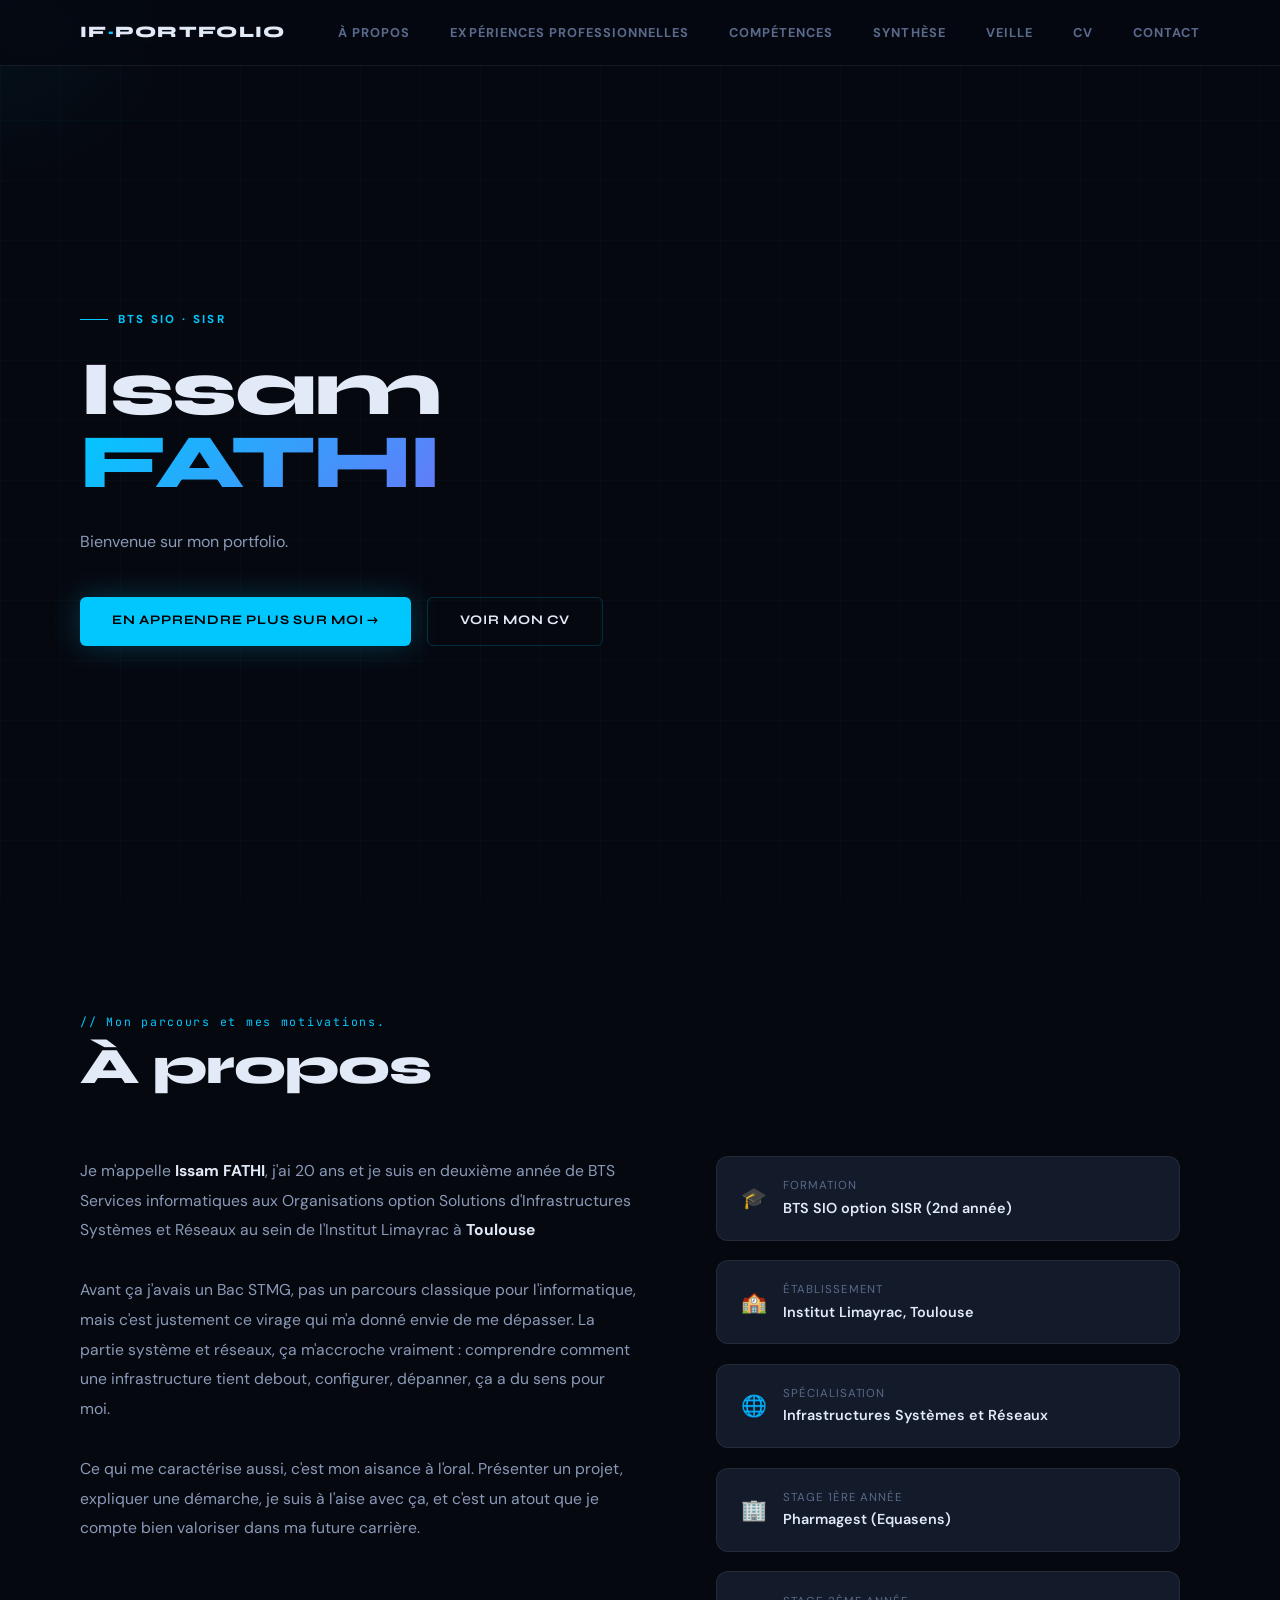
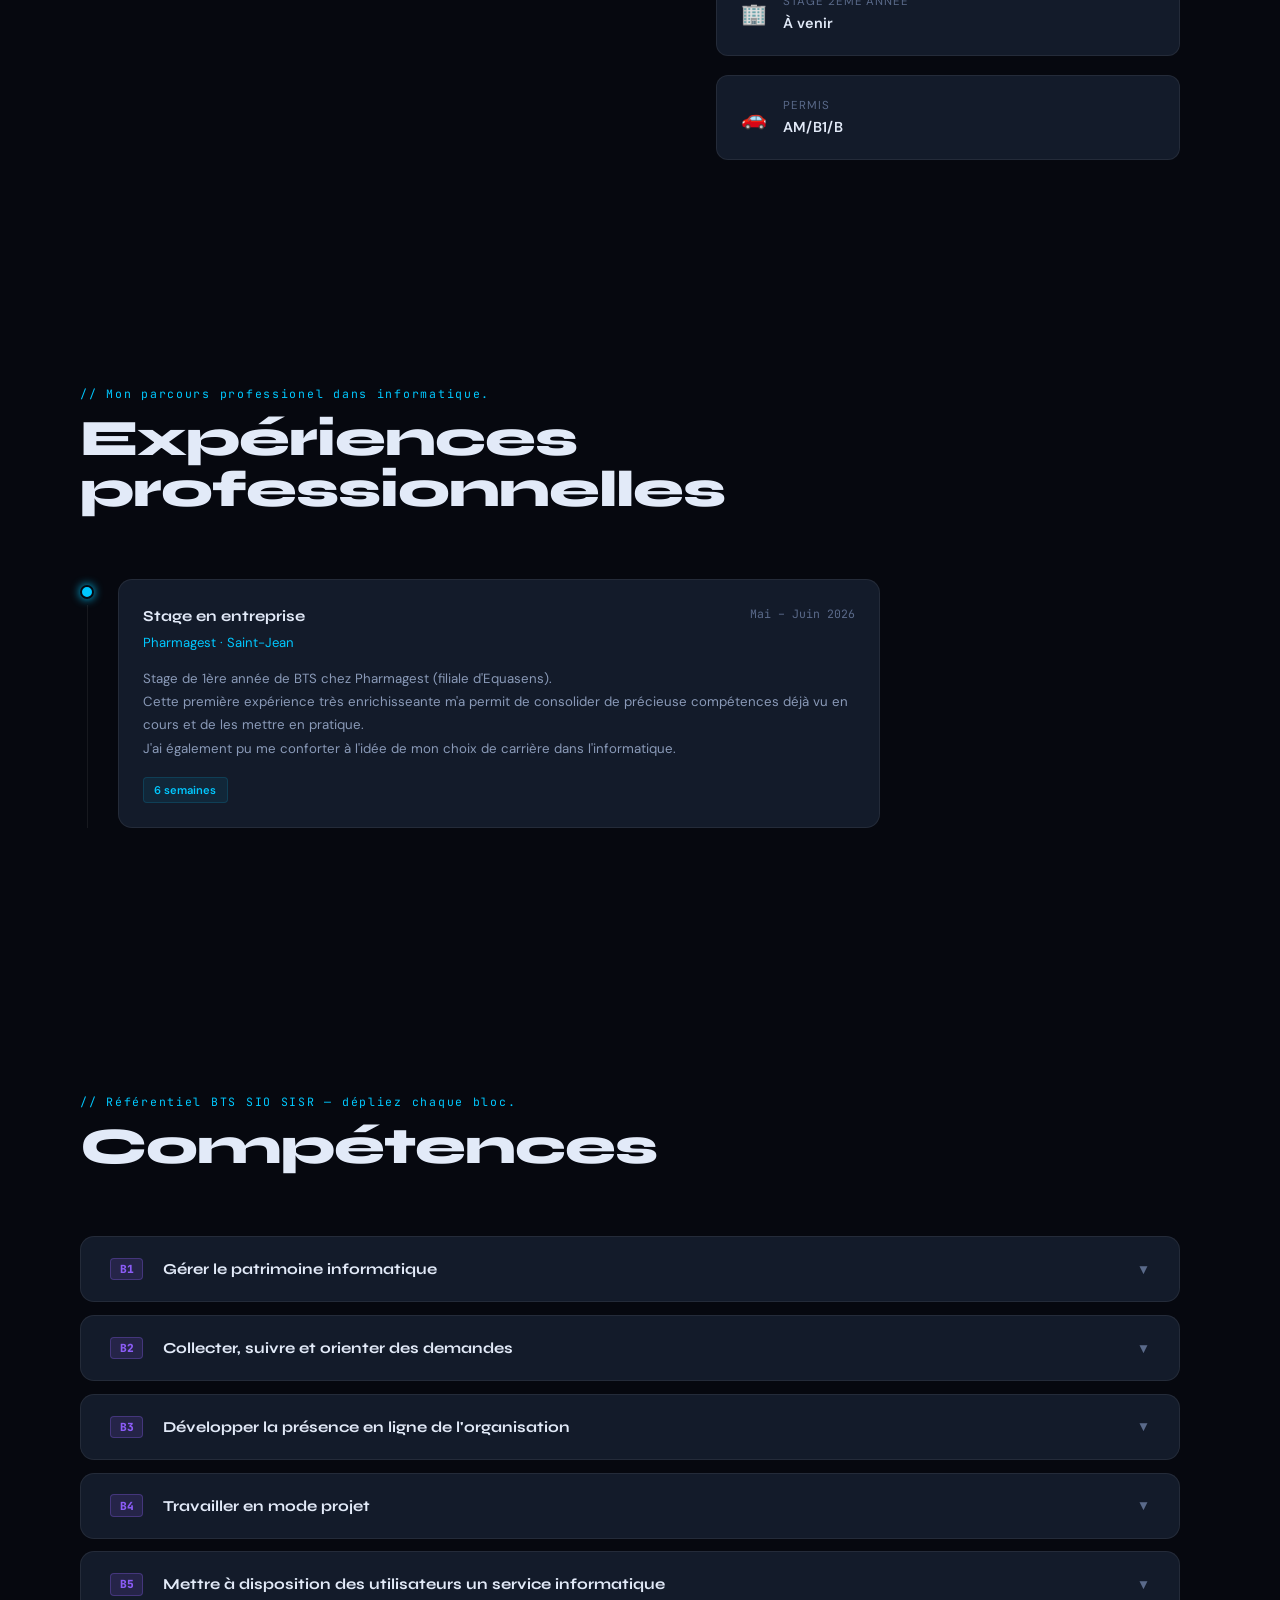
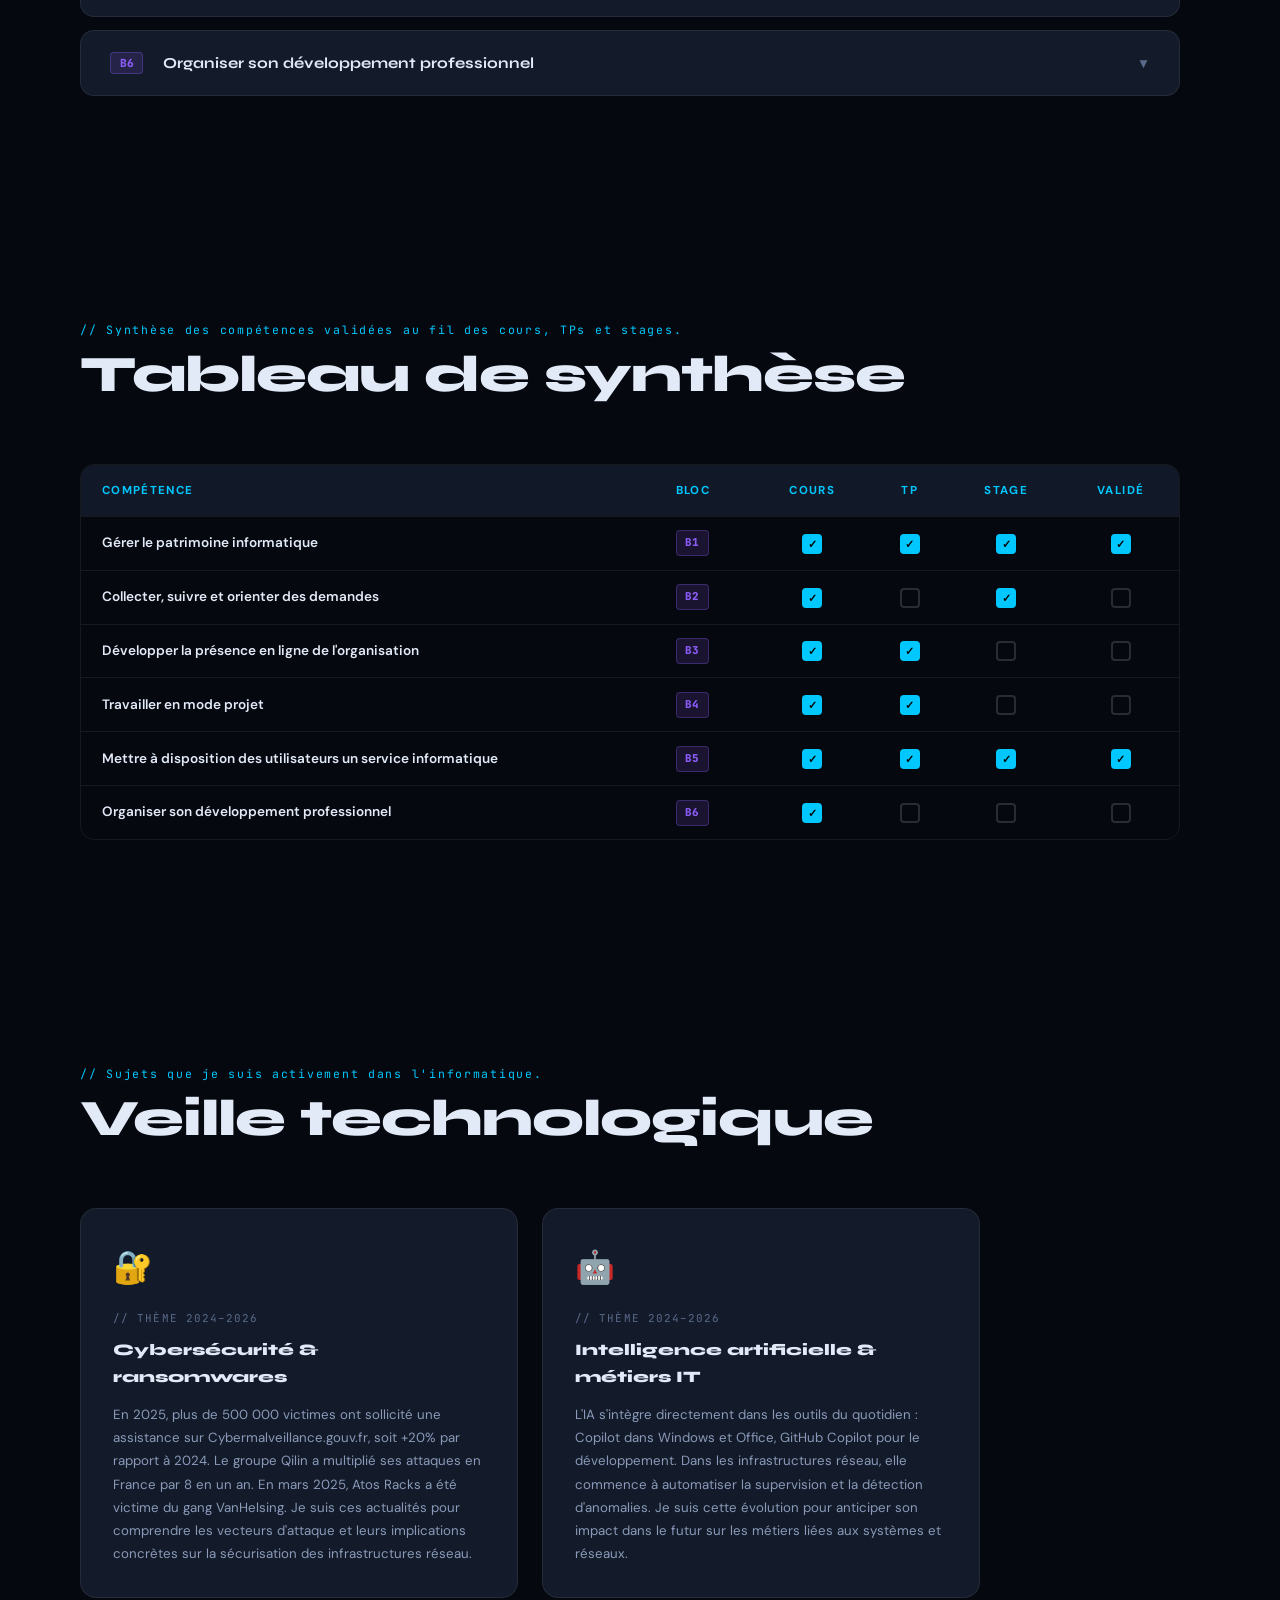
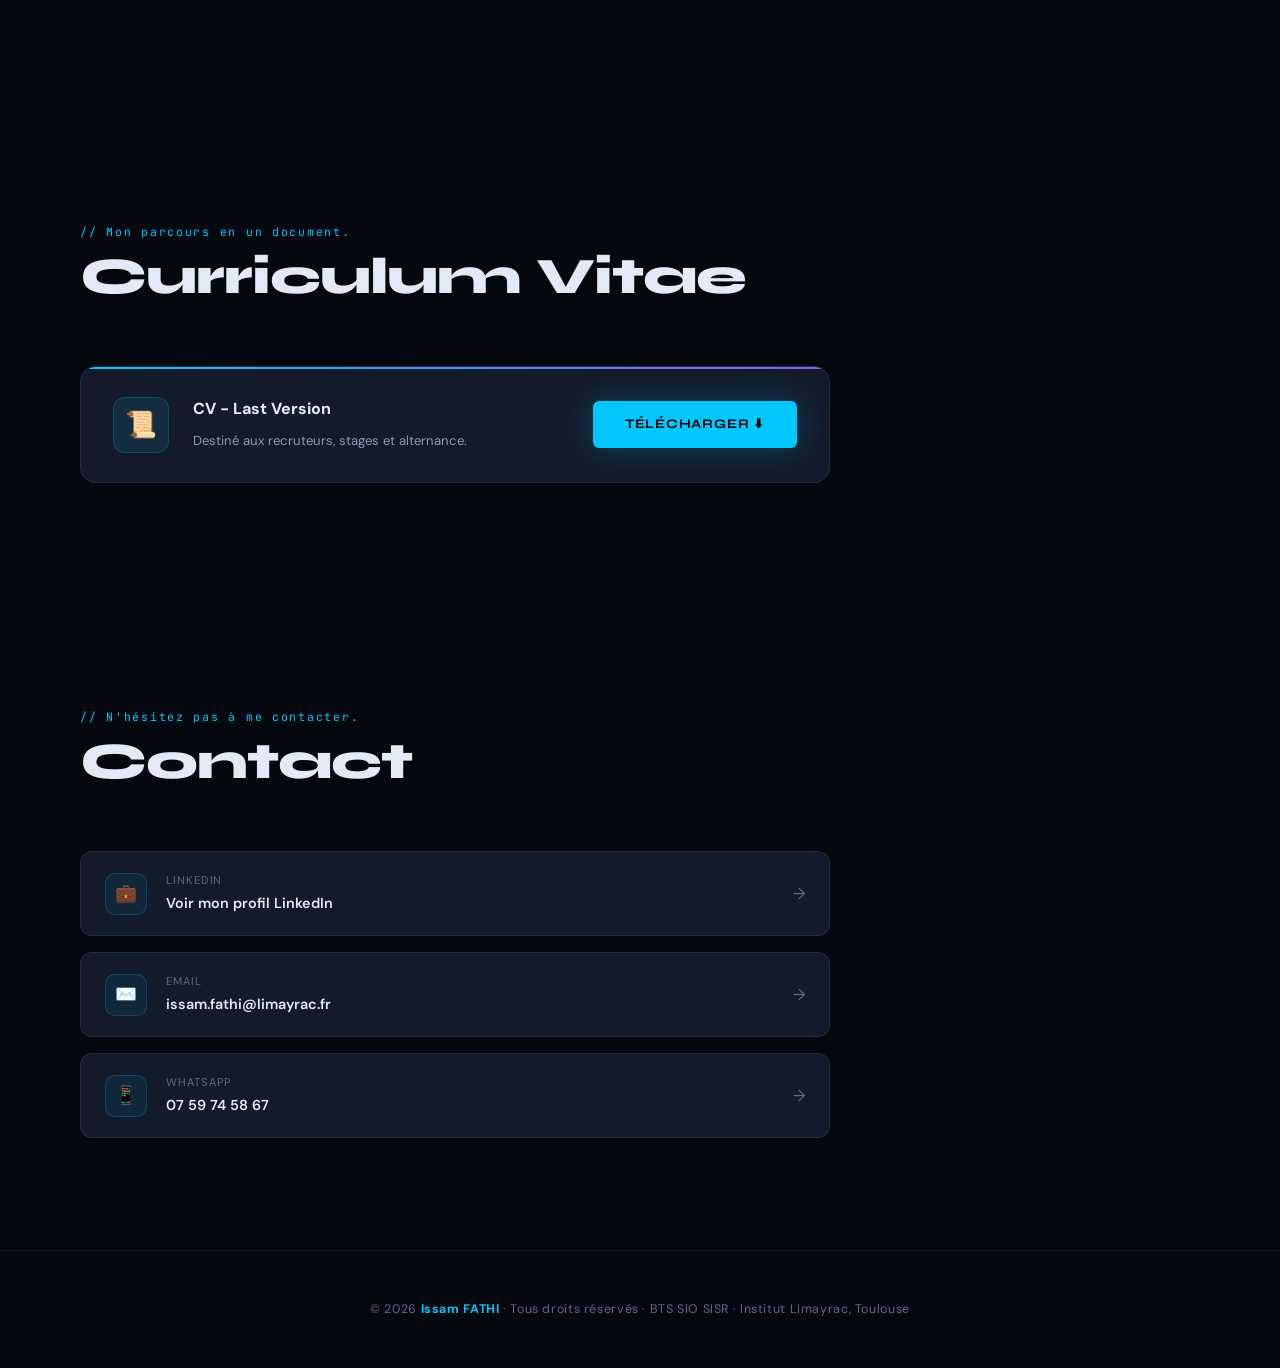
<file: index.html>
<!DOCTYPE html>
<html lang="fr">
<head>
  <meta charset="UTF-8"/>
  <meta name="viewport" content="width=device-width, initial-scale=1.0"/>
  <title>E-Portfolio - Issam FATHI</title>
  <link rel="stylesheet" href="index.css"/>
  <link href="https://fonts.googleapis.com/css2?family=Syne:wght@400;600;700;800;900&family=DM+Sans:ital,wght@0,300;0,400;0,500;1,300&family=JetBrains+Mono:wght@400;500&display=swap" rel="stylesheet"/>
</head>
<body>

<div class="cursor-glow" id="cursorGlow"></div>


<!-- Menu de navigation -->
<nav>
  <a href="#hero" style="text-decoration:none;"><div class="nav-logo">IF<span>·</span>Portfolio</div></a>
  <ul class="nav-links">
    <li><a href="#about">À propos</a></li>
    <li><a href="#xp">Expériences professionnelles</a></li>
    <li><a href="#skills">Compétences</a></li>
    <li><a href="#synthèse">Synthèse</a></li>
    <li><a href="#veille">Veille</a></li>
    <li><a href="#cv">CV</a></li>
    <li><a href="#contact">Contact</a></li>
  </ul>
</nav>


<!-- Page d'accueil -->
<section id="hero">
  <div class="hero-left">
    <div class="hero-eyebrow">BTS SIO · SISR</div>
    <h1>
      Issam
      <span class="name-last">FATHI</span>
    </h1>
    <p class="hero-sub">Bienvenue sur mon portfolio.</p>
    <div class="hero-actions">
      <a href="#about" class="btn btn-primary">En apprendre plus sur moi →</a>
      <a href="#cv" class="btn btn-ghost">Voir mon CV</a>
    </div>
  </div>
</section>


<!-- Section "à propos" -->
<section id="about">
  <div class="section-header fade-up">
    <div>
      <span class="section-num">// Mon parcours et mes motivations.</span>
      <h2>À propos</h2>
    </div>
  </div>
  <div class="about-layout">
    <div class="fade-up">
      <p class="about-text">
        Je m'appelle <strong>Issam FATHI</strong>, j'ai 20 ans et je suis en deuxième année de BTS Services informatiques aux Organisations option Solutions d'Infrastructures Systèmes et Réseaux au sein de l'Institut Limayrac à <strong>Toulouse</strong><br><br>
        Avant ça j'avais un Bac STMG, pas un parcours classique pour l'informatique, mais c'est justement ce virage qui m'a donné envie de me dépasser. La partie système et réseaux, ça m'accroche vraiment : comprendre comment une infrastructure tient debout, configurer, dépanner, ça a du sens pour moi.<br><br>
        Ce qui me caractérise aussi, c'est mon aisance à l'oral. Présenter un projet, expliquer une démarche, je suis à l'aise avec ça, et c'est un atout que je compte bien valoriser dans ma future carrière.
      </p>
    </div>
    <div class="about-sidebar fade-up">
      <div class="about-info-item">
        <div class="about-info-icon">🎓</div>
        <div>
          <div class="about-info-label">Formation</div>
          <div class="about-info-val">BTS SIO option SISR (2nd année)</div>
        </div>
      </div>
      <div class="about-info-item">
        <div class="about-info-icon">🏫</div>
        <div>
          <div class="about-info-label">Établissement</div>
          <div class="about-info-val">Institut Limayrac, Toulouse</div>
        </div>
      </div>
      <div class="about-info-item">
        <div class="about-info-icon">🌐</div>
        <div>
          <div class="about-info-label">Spécialisation</div>
          <div class="about-info-val">Infrastructures Systèmes et Réseaux</div>
        </div>
      </div>
      <div class="about-info-item">
        <div class="about-info-icon">🏢</div>
        <div>
          <div class="about-info-label">Stage 1ère année</div>
          <div class="about-info-val">Pharmagest (Equasens)</div>
        </div>
      </div>
      <div class="about-info-item">
        <div class="about-info-icon">🏢</div>
        <div>
          <div class="about-info-label">Stage 2ème année</div>
          <div class="about-info-val">À venir</div>
        </div>
      </div>
      <div class="about-info-item">
        <div class="about-info-icon">🚗</div>
        <div>
          <div class="about-info-label">Permis</div>
          <div class="about-info-val">AM/B1/B</div>
        </div>
      </div>
    </div>
  </div>
</section>


<!-- Section "Expériences pro" -->
<section id="xp">
  <div class="section-header fade-up">
    <div>
      <span class="section-num">// Mon parcours professionel dans informatique.</span>
      <h2>Expériences professionnelles</h2>
    </div>
  </div>

  <div class="exp-timeline fade-up">

    <div class="exp-card">
      <div class="exp-left">
        <div class="exp-dot"></div>
        <div class="exp-line"></div>
      </div>
      <div class="exp-body">
        <div class="exp-header">
          <div>
            <div class="exp-title">Stage en entreprise</div>
            <div class="exp-company">Pharmagest · Saint-Jean</div>
          </div>
          <div class="exp-date">Mai – Juin 2026</div>
        </div>
        <p class="exp-desc">Stage de 1ère année de BTS chez Pharmagest (filiale d'Equasens).<br>
        Cette première expérience très enrichisseante m'a permit de consolider de précieuse compétences déjà vu en cours et de les mettre en pratique.<br>
      J'ai également pu me conforter à l'idée de mon choix de carrière dans l'informatique.</p>
        <span class="exp-tag">6 semaines</span>
      </div>
    </div>
      
  </div>
</section>


<!-- Section "Compétences" -->
<section id="skills">
  <div class="section-header fade-up">
    <div>
      <span class="section-num">// Référentiel BTS SIO SISR — dépliez chaque bloc.</span>
      <h2>Compétences</h2>
    </div>
  </div>

  <div class="accordion fade-up">

    <!-- B1 -->
    <div class="acc-item">
      <button class="acc-trigger" onclick="toggleAcc(this)">
        <span class="acc-bloc">B1</span>
        <span class="acc-title">Gérer le patrimoine informatique</span>
        <span class="acc-arrow">▼</span>
      </button>
      <div class="acc-body">
        <p class="acc-desc">Recensement et suivi du parc matériel et logiciel. En stage chez Pharmagest, j'ai participé à l'inventaire et à la configuration de nombreux équipements : postes fixes, laptops, serveurs, TPE, lecteurs de cartes vitale et périphériques divers.</p>
        <div class="acc-preuves">
          <div class="preuve-item">
            <span class="preuve-icon">🎫</span>
            <span class="preuve-label">TP GLPI — gestion de parc et tickets d'incidents</span>
            <span class="preuve-placeholder"></span>
          </div>
          <div class="preuve-item">
            <span class="preuve-icon">🏢</span>
            <span class="preuve-label">Stage Pharmagest — inventaire et suivi du parc</span>
            <span class="preuve-placeholder"></span>
          </div>
        </div>
      </div>
    </div>

    <!-- B2 -->
    <div class="acc-item">
      <button class="acc-trigger" onclick="toggleAcc(this)">
        <span class="acc-bloc">B2</span>
        <span class="acc-title">Collecter, suivre et orienter des demandes</span>
        <span class="acc-arrow">▼</span>
      </button>
      <div class="acc-body">
        <p class="acc-desc">Prise en charge des incidents utilisateurs et orientation vers les bons interlocuteurs. En stage chez Pharmagest, j'ai pu observer et assister les techniciens lors de sessions de support à distance via AnyDesk, où ils prenaient la main sur les postes clients pour résoudre les incidents. J'ai également utilisé GLPI en cours pour simuler la gestion de tickets helpdesk.</p>
        <div class="acc-preuves">
          <div class="preuve-item">
            <span class="preuve-icon">🖥️</span>
            <span class="preuve-label">Stage Pharmagest — support à distance via AnyDesk (Outline)</span>
            <span class="preuve-placeholder"></span>
          </div>
          <div class="preuve-item">
            <span class="preuve-icon">🎫</span>
            <span class="preuve-label">TP GLPI — création et suivi de tickets d'incidents</span>
            <span class="preuve-placeholder"></span>
          </div>
        </div>
      </div>
    </div>

    <!-- B3 -->
    <div class="acc-item">
      <button class="acc-trigger" onclick="toggleAcc(this)">
        <span class="acc-bloc">B3</span>
        <span class="acc-title">Développer la présence en ligne de l'organisation</span>
        <span class="acc-arrow">▼</span>
      </button>
      <div class="acc-body">
        <p class="acc-desc">Dans le cadre d'un projet d'AP, j'ai participé au développement d'un site web pour la Maison des Ligues de Lorraine. Le site rassemble les différentes ligues sportives, leurs activités et informations pratiques. Je me suis principalement occupé de la rubrique "Escrime" en développant une interface en HTML en respectant le thème global du site. J'ai également développé ce portfolio hébergé sur GitHub Pages.</p>
        <div class="acc-preuves">
          <div class="preuve-item">
            <span class="preuve-icon">🌐</span>
            <span class="preuve-label">Site Maison des Ligues de Lorraine — rubrique Escrime</span>
            <a href="https://issamfathi-sio.github.io/maisondesligues/pagesHtml/mainpage" class="preuve-link">Voir le site →</a>
          </div>
          <div class="preuve-item">
            <span class="preuve-icon">🌐</span>
            <span class="preuve-label">E-Portfolio BTS SIO — développé en HTML/CSS/JS</span>
            <a href="https://issamfathi-sio.github.io/issamfathi-sio.github.io" target="_blank" class="preuve-link">Voir →</a>
          </div>
        </div>
      </div>
    </div>

    <!-- B4 -->
    <div class="acc-item">
      <button class="acc-trigger" onclick="toggleAcc(this)">
        <span class="acc-bloc">B4</span>
        <span class="acc-title">Travailler en mode projet</span>
        <span class="acc-arrow">▼</span>
      </button>
      <div class="acc-body">
        <p class="acc-desc">Dans le cadre du projet AP Maison des Ligues de Lorraine, nous avons travaillé en équipe en respectant un cahier des charges défini. Le projet a impliqué une phase d'analyse des besoins, une répartition des tâches entre les membres, et la livraison d'un site fonctionnel conforme aux attentes.</p>
        <div class="acc-preuves">
          <div class="preuve-item">
            <span class="preuve-icon">📋</span>
            <span class="preuve-label">Cahier des charges — projet Maison des Ligues</span>
            <span class="preuve-placeholder"></span>
          </div>
          <div class="preuve-item">
            <span class="preuve-icon">🌐</span>
            <span class="preuve-label">Livrable — site web Maison des Ligues de Lorraine</span>
            <a href="https://issamfathi-sio.github.io/maisondesligues/pagesHtml/mainpage" class="preuve-link">Voir le site →</a>
          </div>
        </div>
      </div>
    </div>

    <!-- B5 -->
    <div class="acc-item">
      <button class="acc-trigger" onclick="toggleAcc(this)">
        <span class="acc-bloc">B5</span>
        <span class="acc-title">Mettre à disposition des utilisateurs un service informatique</span>
        <span class="acc-arrow">▼</span>
      </button>
      <div class="acc-body">
        <p class="acc-desc">Durant mon stage chez Pharmagest, j'ai installé et configuré de nombreux équipements destinés aux utilisateurs finaux : postes fixes, ordinateurs portables, serveurs, TPE, lecteurs et divers périphériques. Chaque déploiement impliquait une configuration adaptée à l'environnement du client et une vérification du bon fonctionnement avant remise en service.</p>
        <div class="acc-preuves">
          <div class="preuve-item">
            <span class="preuve-icon">🏢</span>
            <span class="preuve-label">Stage Pharmagest — déploiement et configuration d'équipements</span>
            <span class="preuve-placeholder"></span>
          </div>
          <div class="preuve-item">
            <span class="preuve-icon">📄</span>
            <span class="preuve-label">Rapport de stage — détail des missions</span>
            <span class="preuve-placeholder"></span>
          </div>
        </div>
      </div>
    </div>

    <!-- B6 -->
    <div class="acc-item">
      <button class="acc-trigger" onclick="toggleAcc(this)">
        <span class="acc-bloc">B6</span>
        <span class="acc-title">Organiser son développement professionnel</span>
        <span class="acc-arrow">▼</span>
      </button>
      <div class="acc-body">
        <p class="acc-desc">Je pratique TryHackMe pour progresser en cybersécurité de façon autonome. Je maintiens une veille active sur la cybersécurité des grandes structures (étatiques, multinationales). J'ai également participé à un CTF organisé par M. Puel en équipe avec des camarades, ce qui m'a permis de mettre en pratique des compétences en sécurité offensive et de travailler en équipe sous contrainte de temps.</p>
        <div class="acc-preuves">
          <div class="preuve-item">
            <span class="preuve-icon">🔐</span>
            <span class="preuve-label">TryHackMe — progression en cybersécurité</span>
            <a href="https://tryhackme.com" target="_blank" class="https://tryhackme.com/p/issam.fathi">Voir le profil →</a>
          </div>
          <div class="preuve-item">
            <span class="preuve-icon">🏁</span>
            <span class="preuve-label">CTF M. Puel — challenge en équipe</span>
            <span class="preuve-placeholder"></span>
          </div>
          <div class="preuve-item">
            <span class="preuve-icon">📰</span>
            <span class="preuve-label">Veille technologique — cybersécurité grandes structures</span>
            <a href="#veille" class="preuve-link">Voir ma veille →</a>
          </div>
        </div>
      </div>
    </div>

  </div>
</section>

<script>
function toggleAcc(btn) {
  const item = btn.parentElement;
  item.classList.toggle('open');
}
</script>


<!-- Section "Synthèse" -->
<section id="synthèse">
  <div class="section-header fade-up">
    <div>
      <span class="section-num">// Synthèse des compétences validées au fil des cours, TPs et stages.</span>
      <h2>Tableau de synthèse</h2>
    </div>
  </div>

  <div class="synth-wrap fade-up">
    <table class="synth-table">
      <thead>
        <tr>
          <th>Compétence</th>
          <th>Bloc</th>
          <th style="text-align:center;">Cours</th>
          <th style="text-align:center;">TP</th>
          <th style="text-align:center;">Stage</th>
          <th style="text-align:center;">Validé</th>
        </tr>
      </thead>
      <tbody>
        <tr>
          <td>Gérer le patrimoine informatique</td>
          <td><span class="bloc-badge">B1</span></td>
          <td class="check-cell"><input type="checkbox" class="check-box"checked/></td>
          <td class="check-cell"><input type="checkbox" class="check-box"checked/></td>
          <td class="check-cell"><input type="checkbox" class="check-box"checked/></td>
          <td class="check-cell"><input type="checkbox" class="check-box"checked/></td>
        </tr>
        <tr>
          <td>Collecter, suivre et orienter des demandes</td>
          <td><span class="bloc-badge">B2</span></td>
          <td class="check-cell"><input type="checkbox" class="check-box"checked/></td>
          <td class="check-cell"><input type="checkbox" class="check-box"/></td>
          <td class="check-cell"><input type="checkbox" class="check-box"checked/></td>
          <td class="check-cell"><input type="checkbox" class="check-box" /></td>
        </tr>
        <tr>
          <td>Développer la présence en ligne de l'organisation</td>
          <td><span class="bloc-badge">B3</span></td>
          <td class="check-cell"><input type="checkbox" class="check-box"checked/></td>
          <td class="check-cell"><input type="checkbox" class="check-box"checked/></td>
          <td class="check-cell"><input type="checkbox" class="check-box" /></td>
          <td class="check-cell"><input type="checkbox" class="check-box" /></td>
        </tr>
        <tr>
          <td>Travailler en mode projet</td>
          <td><span class="bloc-badge">B4</span></td>
          <td class="check-cell"><input type="checkbox" class="check-box" checked/></td>
          <td class="check-cell"><input type="checkbox" class="check-box" checked/></td>
          <td class="check-cell"><input type="checkbox" class="check-box" /></td>
          <td class="check-cell"><input type="checkbox" class="check-box" /></td>
        </tr>
        <tr>
          <td>Mettre à disposition des utilisateurs un service informatique</td>
          <td><span class="bloc-badge">B5</span></td>
          <td class="check-cell"><input type="checkbox" class="check-box" checked/></td>
          <td class="check-cell"><input type="checkbox" class="check-box" checked/></td>
          <td class="check-cell"><input type="checkbox" class="check-box" checked/></td>
          <td class="check-cell"><input type="checkbox" class="check-box" checked/></td>
        </tr>
        <tr>
          <td>Organiser son développement professionnel</td>
          <td><span class="bloc-badge">B6</span></td>
          <td class="check-cell"><input type="checkbox" class="check-box" checked/></td>
          <td class="check-cell"><input type="checkbox" class="check-box" /></td>
          <td class="check-cell"><input type="checkbox" class="check-box" /></td>
          <td class="check-cell"><input type="checkbox" class="check-box" /></td>
        </tr>
      </tbody>
    </table>
  </div>
</section>


<!-- Section "Veille" -->
<section id="veille">
  <div class="section-header fade-up">
    <div>
      <span class="section-num">// Sujets que je suis activement dans l'informatique.</span>
      <h2>Veille technologique</h2>
    </div>
  </div>

  <div class="veille-grid">
    <div class="veille-card fade-up">
      <div class="veille-icon">🔐</div>
      <div class="veille-date">// THÈME 2024–2026</div>
      <div class="veille-title">Cybersécurité & ransomwares</div>
      <p class="veille-desc">En 2025, plus de 500 000 victimes ont sollicité une assistance sur Cybermalveillance.gouv.fr, soit +20% par rapport à 2024. Le groupe Qilin a multiplié ses attaques en France par 8 en un an. En mars 2025, Atos Racks a été victime du gang VanHelsing. Je suis ces actualités pour comprendre les vecteurs d'attaque et leurs implications concrètes sur la sécurisation des infrastructures réseau.</p>
    </div>
    <div class="veille-card fade-up">
      <div class="veille-icon">🤖</div>
      <div class="veille-date">// THÈME 2024–2026</div>
      <div class="veille-title">Intelligence artificielle & métiers IT</div>
      <p class="veille-desc">L'IA s'intègre directement dans les outils du quotidien : Copilot dans Windows et Office, GitHub Copilot pour le développement. Dans les infrastructures réseau, elle commence à automatiser la supervision et la détection d'anomalies. Je suis cette évolution pour anticiper son impact dans le futur sur les métiers liées aux systèmes et réseaux.</p>
    </div>
  </div>
</section>

<!-- Section "CV" -->
<section id="cv">
  <div class="section-header fade-up">
    <div>
      <span class="section-num">// Mon parcours en un document.</span>
      <h2>Curriculum Vitae</h2>
    </div>
  </div>

  <div class="cv-layout fade-up">
    <div class="cv-card">
      <div class="cv-icon-wrap">📜</div>
      <div class="cv-info">
        <strong>CV - Last Version</strong>
        <span>Destiné aux recruteurs, stages et alternance.</span>
      </div>
      <a href="https://raw.githubusercontent.com/issamfathi-sio/issamfathi-sio.github.io/main/CV_Issam_FATHI_informatique.pdf" target="_blank" class="btn btn-primary" style="white-space:nowrap;flex-shrink:0;">Télécharger ⬇</a>
    </div>
  </div>
</section>

<!-- Section "Contact" -->
<section id="contact">
  <div class="section-header fade-up">
    <div>
      <span class="section-num">// N'hésitez pas à me contacter.</span>
      <h2>Contact</h2>
    </div>
  </div>

  <div class="contact-grid fade-up">
    <a href="https://www.linkedin.com/in/issam-fathi-94175a3a3/" target="_blank" class="contact-item">
      <div class="contact-icon">💼</div>
      <div>
        <div class="contact-label">LinkedIn</div>
        <div class="contact-val">Voir mon profil LinkedIn</div>
      </div>
      <span class="contact-arrow">→</span>
    </a>
    <a href="mailto:issam.fathi@limayrac.fr" class="contact-item">
      <div class="contact-icon">✉️</div>
      <div>
        <div class="contact-label">Email</div>
        <div class="contact-val">issam.fathi@limayrac.fr</div>
      </div>
      <span class="contact-arrow">→</span>
    </a>
    <a href="https://wa.me/33759745867" class="contact-item">
      <div class="contact-icon">📱</div>
      <div>
        <div class="contact-label">WhatsApp</div>
        <div class="contact-val">07 59 74 58 67</div>
      </div>
      <span class="contact-arrow">→</span>
    </a>
  </div>
</section>

<!-- ══ FOOTER ══ -->
<footer>
  <p>© 2026 <strong>Issam FATHI</strong> · Tous droits réservés · BTS SIO SISR · Institut Limayrac, Toulouse</p>
</footer>

<script>
  // Cursor glow
  const glow = document.getElementById('cursorGlow');
  document.addEventListener('mousemove', e => {
    glow.style.left = e.clientX + 'px';
    glow.style.top  = e.clientY + 'px';
  });

  // Fade-up on scroll
  const obs = new IntersectionObserver(entries => {
    entries.forEach(e => { if (e.isIntersecting) e.target.classList.add('visible'); });
  }, { threshold: 0.08 });
  document.querySelectorAll('.fade-up').forEach(el => obs.observe(el));

  // Nav active link highlight
  const sections = document.querySelectorAll('section[id]');
  const navLinks = document.querySelectorAll('.nav-links a');
  window.addEventListener('scroll', () => {
    let current = '';
    sections.forEach(s => { if (window.scrollY >= s.offsetTop - 120) current = s.id; });
    navLinks.forEach(a => {
      a.style.color = a.getAttribute('href') === '#' + current ? 'var(--cyan)' : '';
    });
  });
</script>
</body>
</html>
</file>
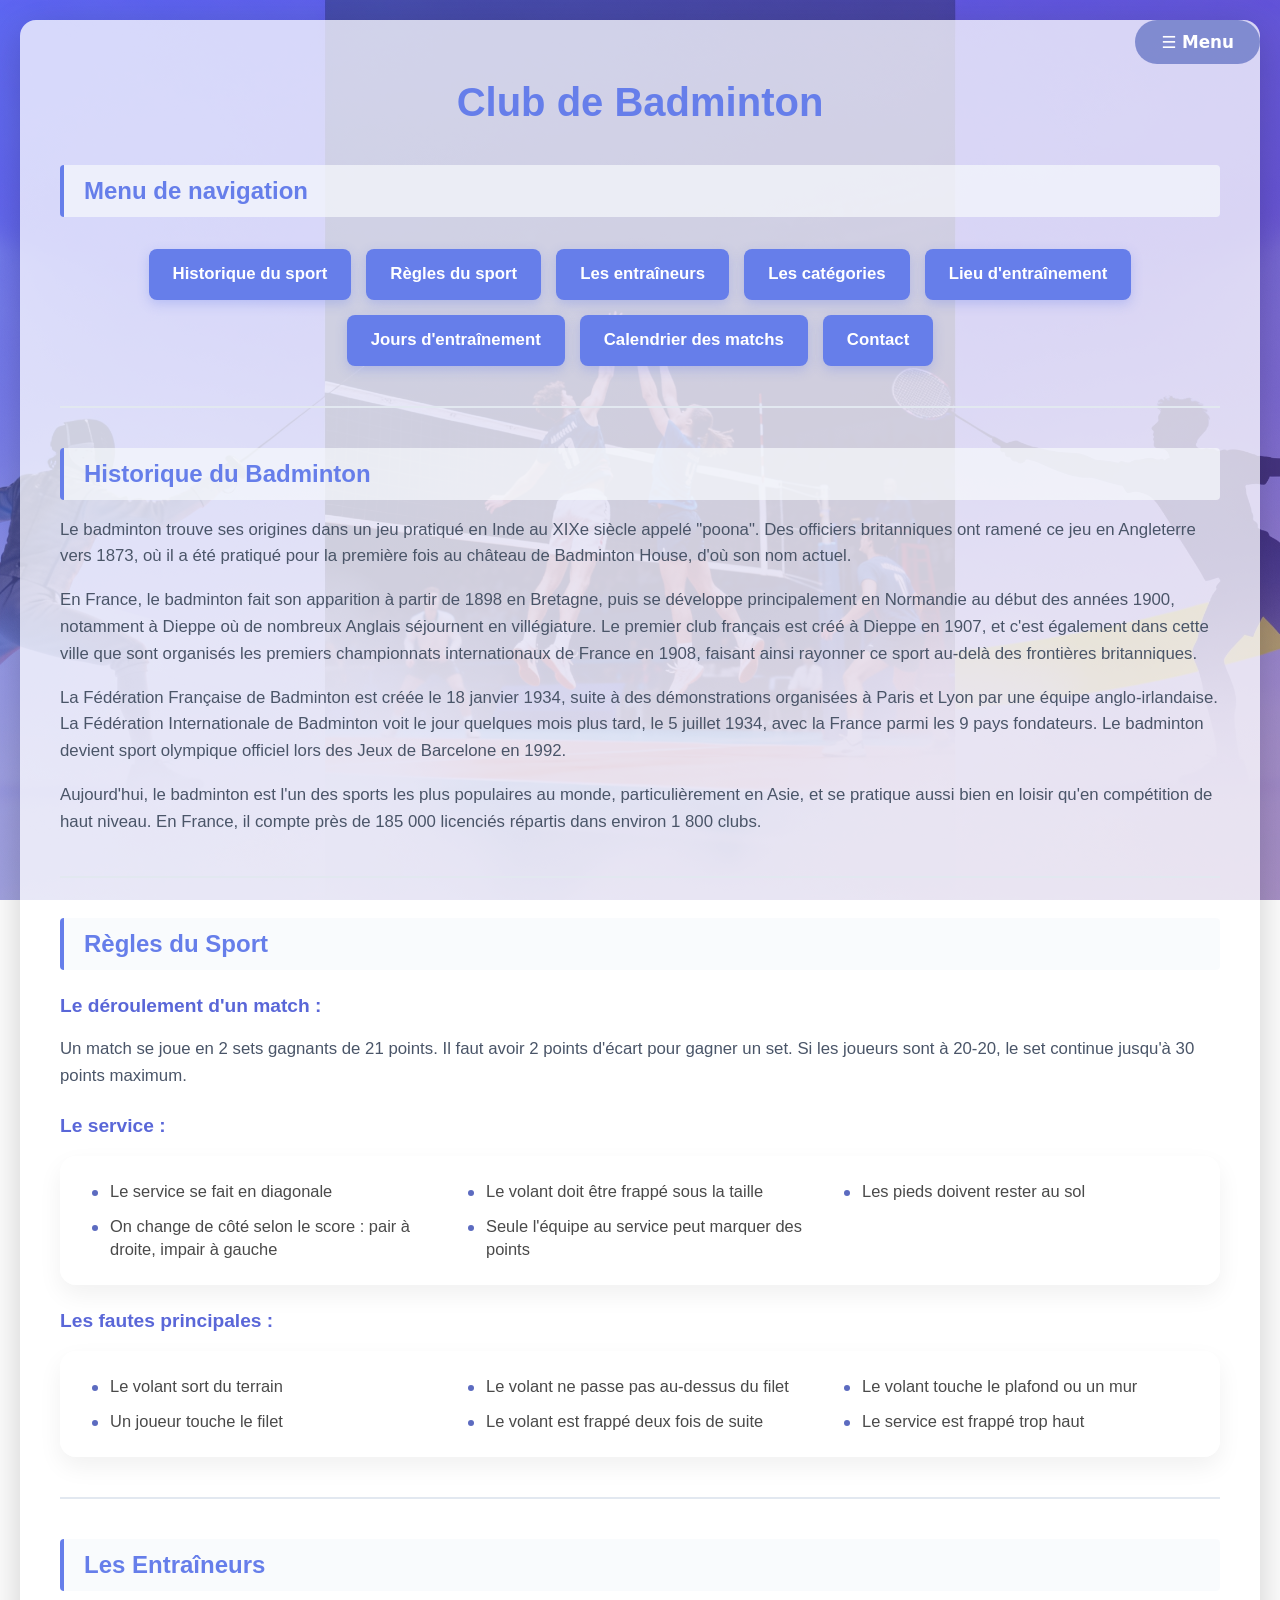
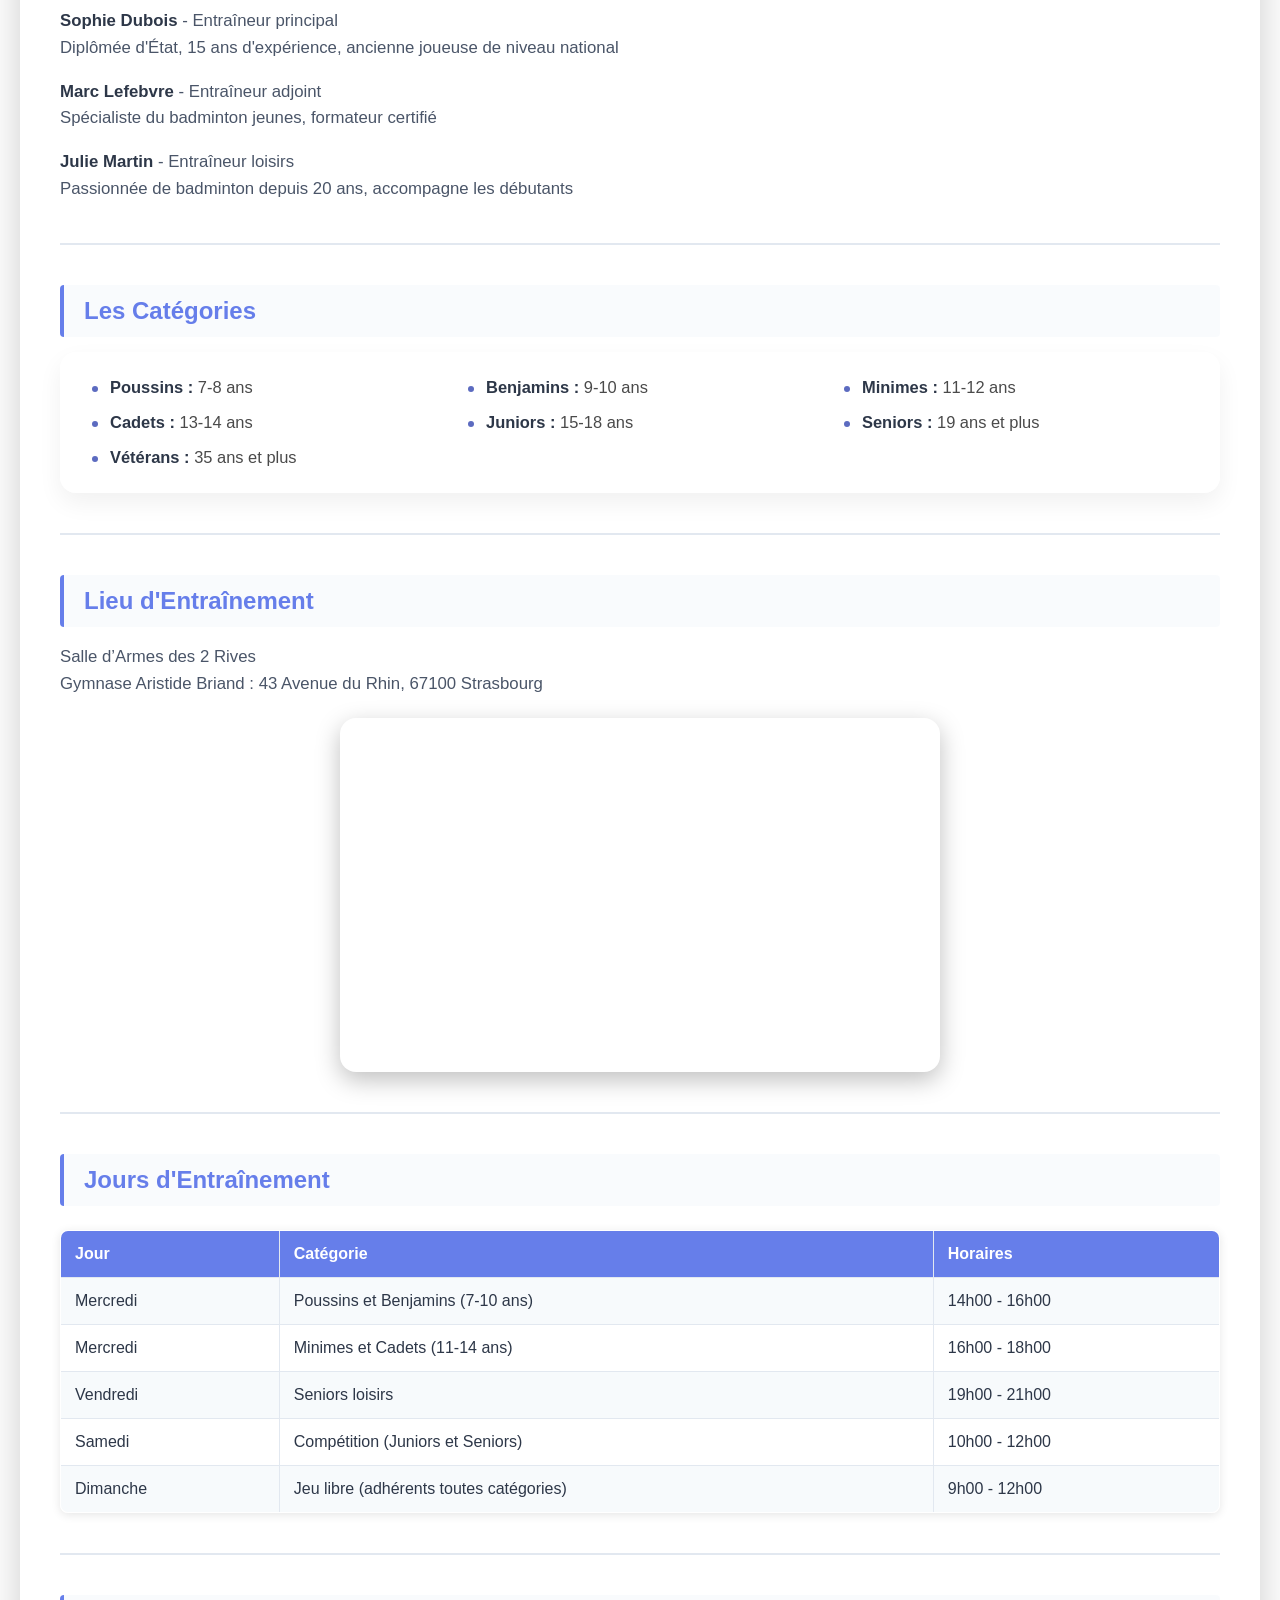
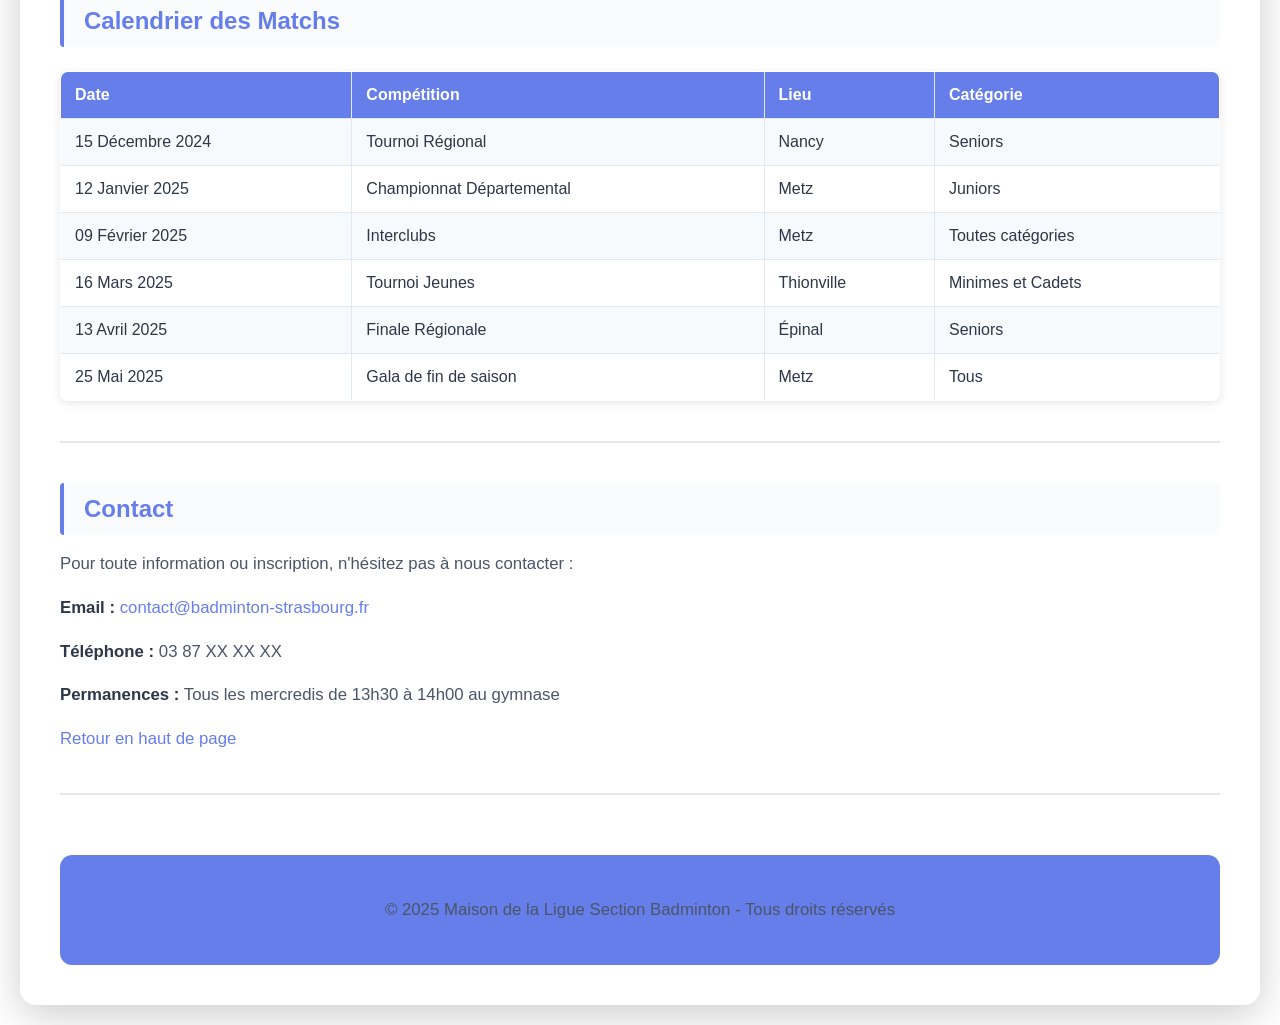
<file: maisondesligues/pagesHtml/badmintonpage.html>
<!DOCTYPE html>
<html lang="fr">

<head>
    <meta charset="UTF-8">
    <meta name="viewport" content="width=device-width, initial-scale=1.0">
    <title>Club de Badminton</title>
    <link rel="stylesheet" href="../css/main.css">
</head>

<body id="top">
    <div class="container">

        <h1>Club de Badminton</h1>

        <h2>Menu de navigation</h2>
        <ul>
            <li><a href="#historique">Historique du sport</a></li>
            <li><a href="#regles">Règles du sport</a></li>
            <li><a href="#entraineurs">Les entraîneurs</a></li>
            <li><a href="#categories">Les catégories</a></li>
            <li><a href="#lieu">Lieu d'entraînement</a></li>
            <li><a href="#horaires">Jours d'entraînement</a></li>
            <li><a href="#calendrier">Calendrier des matchs</a></li>
            <li><a href="#contact">Contact</a></li>
        </ul>

        <hr>

        <h2 id="historique">Historique du Badminton</h2>
        <p>Le badminton trouve ses origines dans un jeu pratiqué en Inde au XIXe siècle appelé "poona". Des officiers
            britanniques ont ramené ce jeu en Angleterre vers 1873, où il a été pratiqué pour la première fois au
            château de Badminton House, d'où son nom actuel.</p>
        <p>En France, le badminton fait son apparition à partir de 1898 en Bretagne, puis se développe principalement en
            Normandie au début des années 1900, notamment à Dieppe où de nombreux Anglais séjournent en villégiature. Le
            premier club français est créé à Dieppe en 1907, et c'est également dans cette ville que sont organisés les
            premiers championnats internationaux de France en 1908, faisant ainsi rayonner ce sport au-delà des
            frontières britanniques.</p>
        <p>La Fédération Française de Badminton est créée le 18 janvier 1934, suite à des démonstrations organisées à
            Paris et Lyon par une équipe anglo-irlandaise. La Fédération Internationale de Badminton voit le jour
            quelques mois plus tard, le 5 juillet 1934, avec la France parmi les 9 pays fondateurs. Le badminton devient
            sport olympique officiel lors des Jeux de Barcelone en 1992.</p>
        <p>Aujourd'hui, le badminton est l'un des sports les plus populaires au monde, particulièrement en Asie, et se
            pratique aussi bien en loisir qu'en compétition de haut niveau. En France, il compte près de 185 000
            licenciés répartis dans environ 1 800 clubs.</p>

        <hr>

        <h2 id="regles">Règles du Sport</h2>

        <h3>Le déroulement d'un match :</h3>
        <p>Un match se joue en 2 sets gagnants de 21 points. Il faut avoir 2 points d'écart pour gagner un set. Si les
            joueurs sont à 20-20, le set continue jusqu'à 30 points maximum.</p>

        <h3>Le service :</h3>
        <ul class="services-list">
            <li>Le service se fait en diagonale</li>
            <li>Le volant doit être frappé sous la taille</li>
            <li>Les pieds doivent rester au sol</li>
            <li>On change de côté selon le score : pair à droite, impair à gauche</li>
            <li>Seule l'équipe au service peut marquer des points</li>
        </ul>

        <h3>Les fautes principales :</h3>
        <ul class="services-list">
            <li>Le volant sort du terrain</li>
            <li>Le volant ne passe pas au-dessus du filet</li>
            <li>Le volant touche le plafond ou un mur</li>
            <li>Un joueur touche le filet</li>
            <li>Le volant est frappé deux fois de suite</li>
            <li>Le service est frappé trop haut</li>
        </ul>

        <hr>

        <h2 id="entraineurs">Les Entraîneurs</h2>
        <p><strong>Sophie Dubois</strong> - Entraîneur principal<br>
            Diplômée d'État, 15 ans d'expérience, ancienne joueuse de niveau national</p>

        <p><strong>Marc Lefebvre</strong> - Entraîneur adjoint<br>
            Spécialiste du badminton jeunes, formateur certifié</p>

        <p><strong>Julie Martin</strong> - Entraîneur loisirs<br>
            Passionnée de badminton depuis 20 ans, accompagne les débutants</p>

        <hr>

        <h2 id="categories">Les Catégories</h2>
        <ul class="services-list">
            <li><strong>Poussins :</strong> 7-8 ans</li>
            <li><strong>Benjamins :</strong> 9-10 ans</li>
            <li><strong>Minimes :</strong> 11-12 ans</li>
            <li><strong>Cadets :</strong> 13-14 ans</li>
            <li><strong>Juniors :</strong> 15-18 ans</li>
            <li><strong>Seniors :</strong> 19 ans et plus</li>
            <li><strong>Vétérans :</strong> 35 ans et plus</li>
        </ul>

        <hr>


        <h2 id="lieu">Lieu d'Entraînement</h2>

        <p>Salle d’Armes des 2 Rives<br>
            Gymnase Aristide Briand : 43 Avenue du Rhin, 67100 Strasbourg</p>
        <div class="map-wrapper">
            <iframe src="https://www.google.com/maps/d/embed?mid=19VkA8J9VA2r3qfEHwuPRSZg5SXZwJiQ&ehbc=2E312F&noprof=1"
                width="640" height="480">
                width="600"
                height="450"
                style="border:0;"
                allowfullscreen=""
                loading="lazy"
                referrerpolicy="no-referrer-when-downgrade">
            </iframe>
        </div>

        <hr>

        <h2 id="horaires">Jours d'Entraînement</h2>
        <table border="1">
            <tr>
                <th>Jour</th>
                <th>Catégorie</th>
                <th>Horaires</th>
            </tr>
            <tr>
                <td>Mercredi</td>
                <td>Poussins et Benjamins (7-10 ans)</td>
                <td>14h00 - 16h00</td>
            </tr>
            <tr>
                <td>Mercredi</td>
                <td>Minimes et Cadets (11-14 ans)</td>
                <td>16h00 - 18h00</td>
            </tr>
            <tr>
                <td>Vendredi</td>
                <td>Seniors loisirs</td>
                <td>19h00 - 21h00</td>
            </tr>
            <tr>
                <td>Samedi</td>
                <td>Compétition (Juniors et Seniors)</td>
                <td>10h00 - 12h00</td>
            </tr>
            <tr>
                <td>Dimanche</td>
                <td>Jeu libre (adhérents toutes catégories)</td>
                <td>9h00 - 12h00</td>
            </tr>
        </table>

        <hr>

        <h2 id="calendrier">Calendrier des Matchs</h2>
        <table border="1">
            <tr>
                <th>Date</th>
                <th>Compétition</th>
                <th>Lieu</th>
                <th>Catégorie</th>
            </tr>
            <tr>
                <td>15 Décembre 2024</td>
                <td>Tournoi Régional</td>
                <td>Nancy</td>
                <td>Seniors</td>
            </tr>
            <tr>
                <td>12 Janvier 2025</td>
                <td>Championnat Départemental</td>
                <td>Metz</td>
                <td>Juniors</td>
            </tr>
            <tr>
                <td>09 Février 2025</td>
                <td>Interclubs</td>
                <td>Metz</td>
                <td>Toutes catégories</td>
            </tr>
            <tr>
                <td>16 Mars 2025</td>
                <td>Tournoi Jeunes</td>
                <td>Thionville</td>
                <td>Minimes et Cadets</td>
            </tr>
            <tr>
                <td>13 Avril 2025</td>
                <td>Finale Régionale</td>
                <td>Épinal</td>
                <td>Seniors</td>
            </tr>
            <tr>
                <td>25 Mai 2025</td>
                <td>Gala de fin de saison</td>
                <td>Metz</td>
                <td>Tous</td>
            </tr>
        </table>

        <hr>

        <h2 id="contact">Contact</h2>
        <p>Pour toute information ou inscription, n'hésitez pas à nous contacter :</p>
        <p><strong>Email :</strong> <a href="mailto:contact@badminton-strasbourg.fr">contact@badminton-strasbourg.fr</a>
        </p>
        <p><strong>Téléphone :</strong> 03 87 XX XX XX</p>
        <p><strong>Permanences :</strong> Tous les mercredis de 13h30 à 14h00 au gymnase</p>
        <p><a href="#top">Retour en haut de page</a></p>

        <hr>

        <footer>
            <p>© 2025 Maison de la Ligue Section Badminton - Tous droits réservés</p>
        </footer>

        <div class="menu-droite">
            <details>
                <summary>☰ Menu</summary>
                <nav>
                    <a href="mainpage.html">Accueil</a>
                    <a href="escrimePage.html">Escrime</a>
                    <a href="volleypage.html">Volley</a>
                    <a href="badmintonPage.html">Badminton</a>
                </nav>
            </details>

        </div>
</body>

</html>
</file>
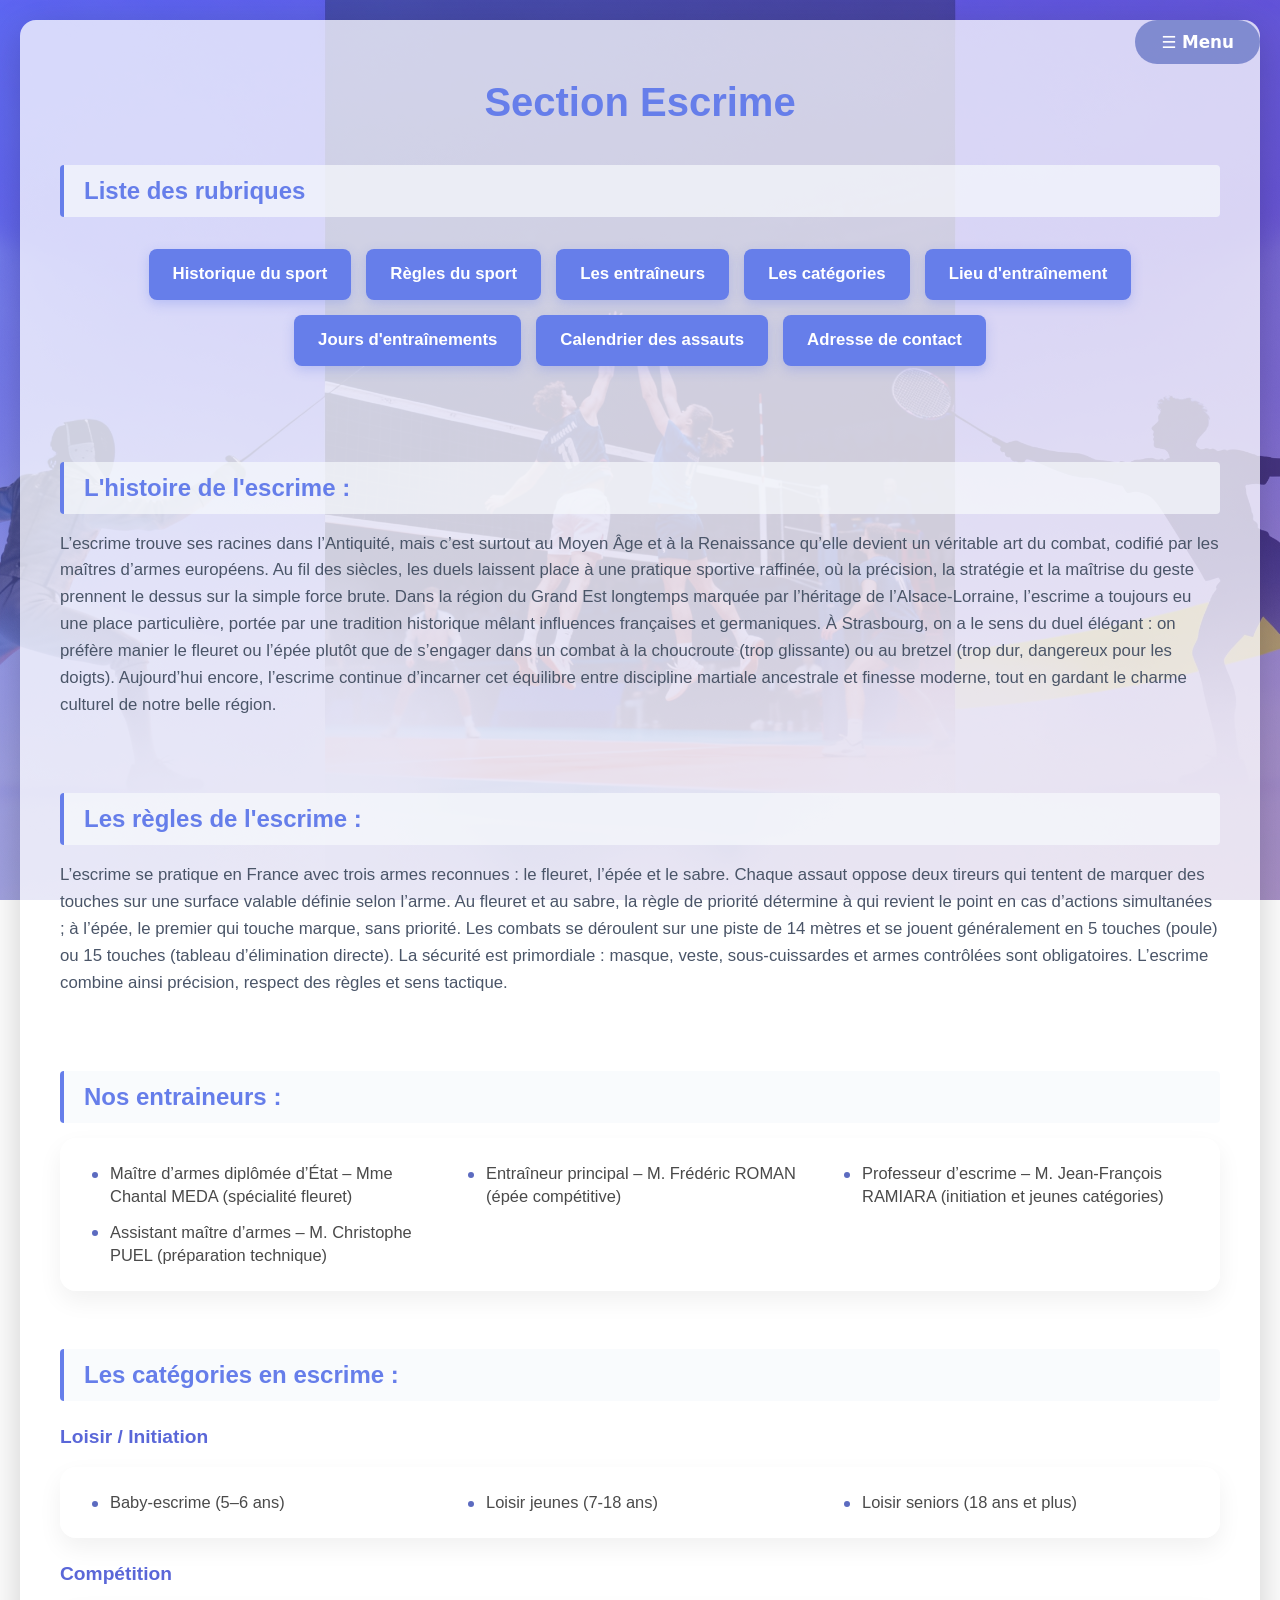
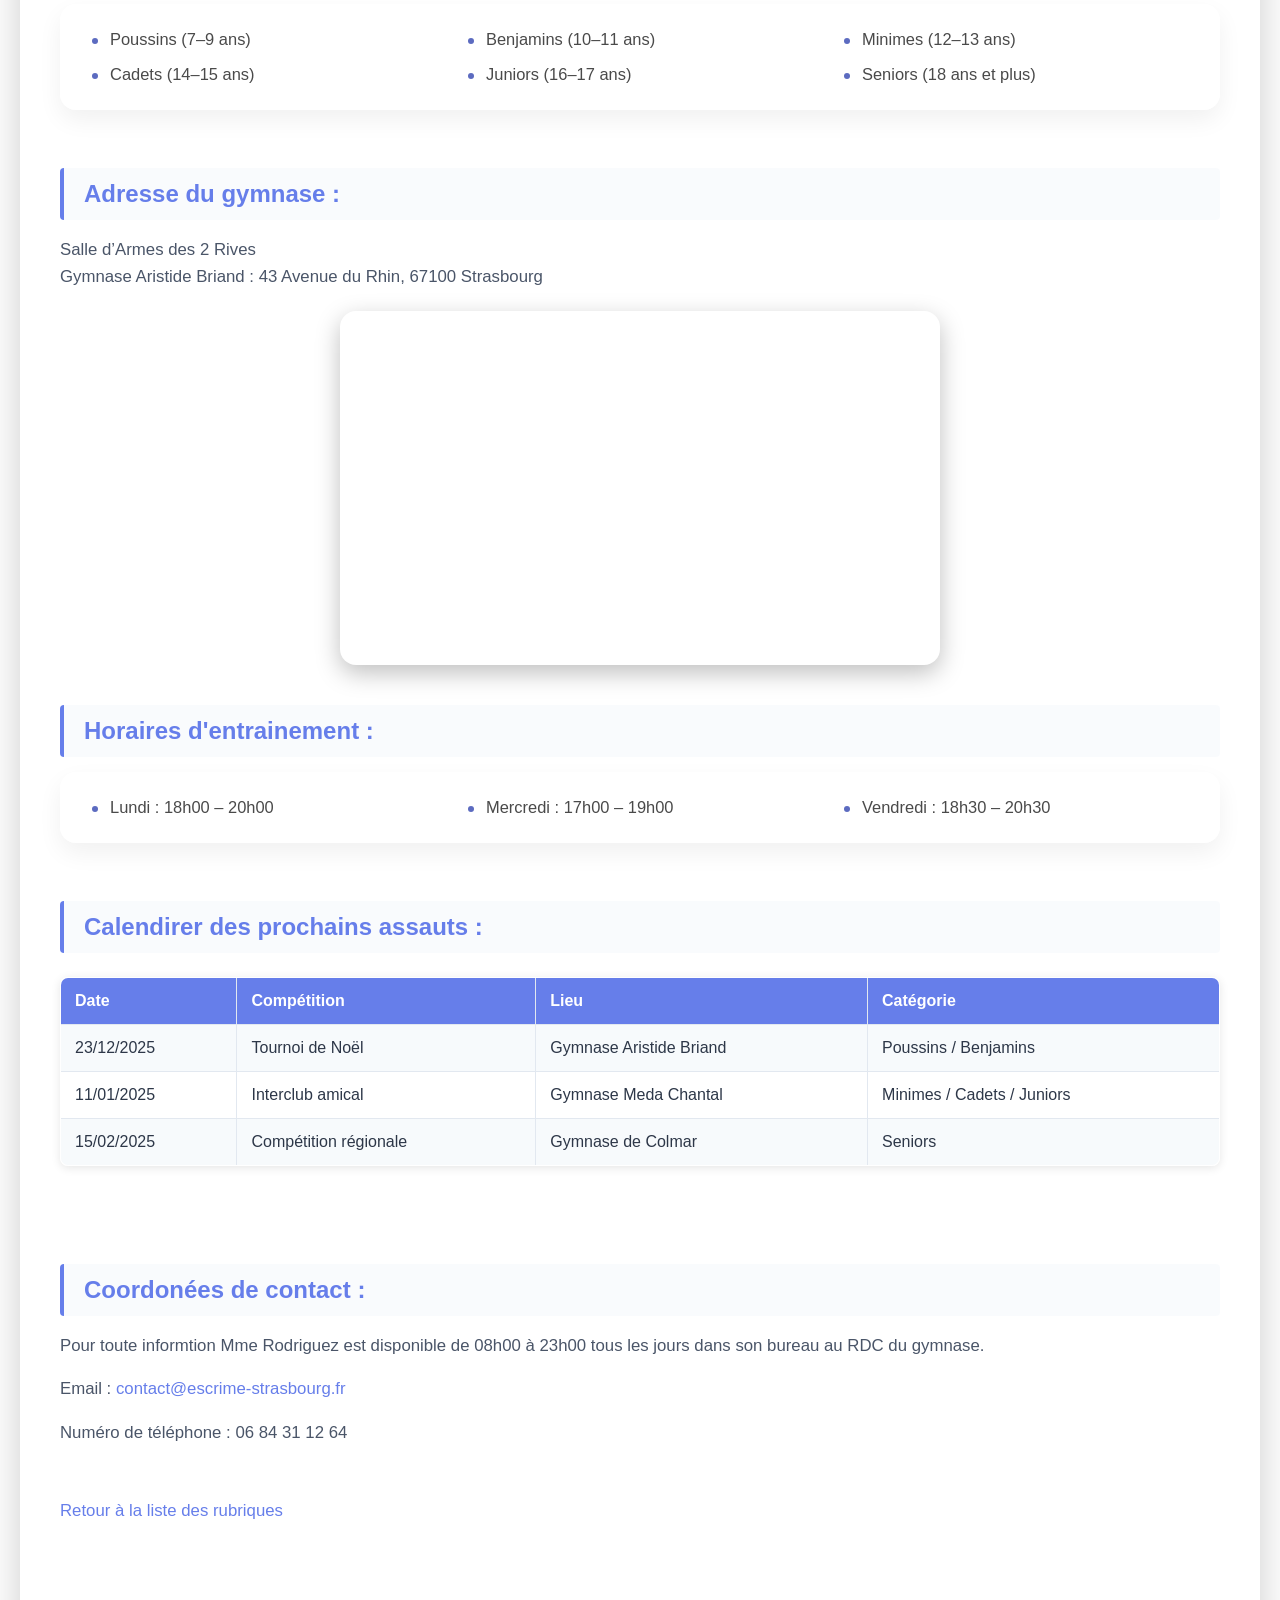
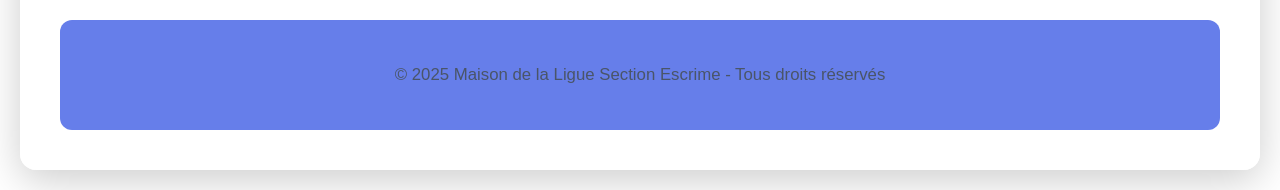
<file: maisondesligues/pagesHtml/escrimePage.html>
<!DOCTYPE html>
<html lang="fr">

<head>
    <meta charset="UTF-8">
    <meta name="viewport" content="width=device-width, initial-scale=1.0">
    <title>EscrimePage</title>
    <link rel="stylesheet" href="../css/main.css">
</head>

<body>

    <div class="container">
        <h1>Section Escrime</h1>

        <h2>Liste des rubriques</h2>
        <ul>
            <li><a href="#historique">Historique du sport</a></li>
            <li><a href="#regles">Règles du sport</a></li>
            <li><a href="#entraineurs">Les entraîneurs</a></li>
            <li><a href="#categories">Les catégories</a></li>
            <li><a href="#lieu">Lieu d'entraînement</a></li>
            <li><a href="#jours">Jours d'entraînements</a></li>
            <li><a href="#calendrier">Calendrier des assauts</a></li>
            <li><a href="#contact">Adresse de contact</a></li>
        </ul><br>


        <h2 id="historique">L'histoire de l'escrime :</h2>
        <p>L’escrime trouve ses racines dans l’Antiquité, mais c’est surtout au Moyen Âge et à la Renaissance qu’elle
            devient un véritable art du combat, codifié par les maîtres d’armes européens.
            Au fil des siècles, les duels laissent place à une pratique sportive raffinée, où la précision, la stratégie
            et la maîtrise du geste prennent le dessus sur la simple force brute.
            Dans la région du Grand Est longtemps marquée par l’héritage de l’Alsace-Lorraine, l’escrime a toujours eu
            une place particulière, portée par une tradition historique mêlant influences françaises et germaniques.
            À Strasbourg, on a le sens du duel élégant : on préfère manier le fleuret ou l’épée plutôt que de s’engager
            dans un combat à la choucroute (trop glissante) ou au bretzel (trop dur, dangereux pour les doigts).
            Aujourd’hui encore, l’escrime continue d’incarner cet équilibre entre discipline martiale ancestrale et
            finesse moderne, tout en gardant le charme culturel de notre belle région.</p><br>


        <h2 id="regles">Les règles de l'escrime :</h2>

        <p>L’escrime se pratique en France avec trois armes reconnues : le fleuret, l’épée et le sabre.
            Chaque assaut oppose deux tireurs qui tentent de marquer des touches sur une surface valable définie selon
            l’arme.
            Au fleuret et au sabre, la règle de priorité détermine à qui revient le point en cas d’actions simultanées ;
            à l’épée, le premier qui touche marque, sans priorité.
            Les combats se déroulent sur une piste de 14 mètres et se jouent généralement en 5 touches (poule) ou 15
            touches (tableau d’élimination directe).
            La sécurité est primordiale : masque, veste, sous-cuissardes et armes contrôlées sont obligatoires.
            L’escrime combine ainsi précision, respect des règles et sens tactique.</p><br>


        <h2 id="entraineurs">Nos entraineurs :</h2>
        <ul class="services-list">
            <li>Maître d’armes diplômée d’État – Mme Chantal MEDA (spécialité fleuret)</li>
            <li>Entraîneur principal – M. Frédéric ROMAN (épée compétitive)</li>
            <li>Professeur d’escrime – M. Jean-François RAMIARA (initiation et jeunes catégories)</li>
            <li>Assistant maître d’armes – M. Christophe PUEL (préparation technique)</li>
        </ul><br>


        <h2 id="categories">Les catégories en escrime :</h2>
        <h3>Loisir / Initiation</h3>
        <ul class="services-list">
            <li>Baby-escrime (5–6 ans)</li>
            <li>Loisir jeunes (7-18 ans)</li>
            <li>Loisir seniors (18 ans et plus)</li>
        </ul>

        <h3>Compétition</h3>
        <ul class="services-list">
            <li>Poussins (7–9 ans)</li>
            <li>Benjamins (10–11 ans)</li>
            <li>Minimes (12–13 ans)</li>
            <li>Cadets (14–15 ans)</li>
            <li>Juniors (16–17 ans)</li>
            <li>Seniors (18 ans et plus)</li>
        </ul><br>


        <h2 id="lieu">Adresse du gymnase :</h2>
        <p>Salle d’Armes des 2 Rives<br>
            Gymnase Aristide Briand : 43 Avenue du Rhin, 67100 Strasbourg</p>

        <div class="map-wrapper">
            <iframe src="https://www.google.com/maps/d/embed?mid=19VkA8J9VA2r3qfEHwuPRSZg5SXZwJiQ&ehbc=2E312F&noprof=1"
                width="640" height="480">
                width="600"
                height="450"
                style="border:0;"
                allowfullscreen=""
                loading="lazy"
                referrerpolicy="no-referrer-when-downgrade">
            </iframe>
        </div>


        <h2 id="jours">Horaires d'entrainement :</h2>
        <ul class="services-list">
            <li>Lundi : 18h00 – 20h00</li>
            <li>Mercredi : 17h00 – 19h00</li>
            <li>Vendredi : 18h30 – 20h30</li>
        </ul><br>


        <h2 id="calendrier">Calendirer des prochains assauts :</h2>
        <table border="1">
            <tr>
                <th>Date</th>
                <th>Compétition</th>
                <th>Lieu</th>
                <th>Catégorie</th>
            </tr>
            <tr>
                <td>23/12/2025</td>
                <td>Tournoi de Noël</td>
                <td>Gymnase Aristide Briand</td>
                <td>Poussins / Benjamins</td>
            </tr>
            <tr>
                <td>11/01/2025</td>
                <td>Interclub amical</td>
                <td>Gymnase Meda Chantal</td>
                <td>Minimes / Cadets / Juniors</td>
            </tr>
            <tr>
                <td>15/02/2025</td>
                <td>Compétition régionale</td>
                <td>Gymnase de Colmar</td>
                <td>Seniors</td>
            </tr>
        </table><br>


        <h2 id="contact">Coordonées de contact :</h2>
        <p>Pour toute informtion Mme Rodriguez est disponible de 08h00 à 23h00 tous les jours dans son bureau au RDC du
            gymnase.</p>
        <p>Email : <a href="mailto:escrime@ligue-sportive.fr">contact@escrime-strasbourg.fr</a></p>
        <p>Numéro de téléphone : 06 84 31 12 64</p><br>


        <p><a href="escrimePage.html">Retour à la liste des rubriques</a></p><br>


        <footer>
            <p>© 2025 Maison de la Ligue Section Escrime - Tous droits réservés</p>
        </footer>
    </div>
    <div class="menu-droite">
        <details>
            <summary>☰ Menu</summary>
            <nav>
                <a href="mainpage.html">Accueil</a>
                <a href="escrimePage.html">Escrime</a>
                <a href="volleypage.html">Volley</a>
                <a href="badmintonPage.html">Badminton</a>
            </nav>
        </details>
    </div>
</body>

</html>
</file>
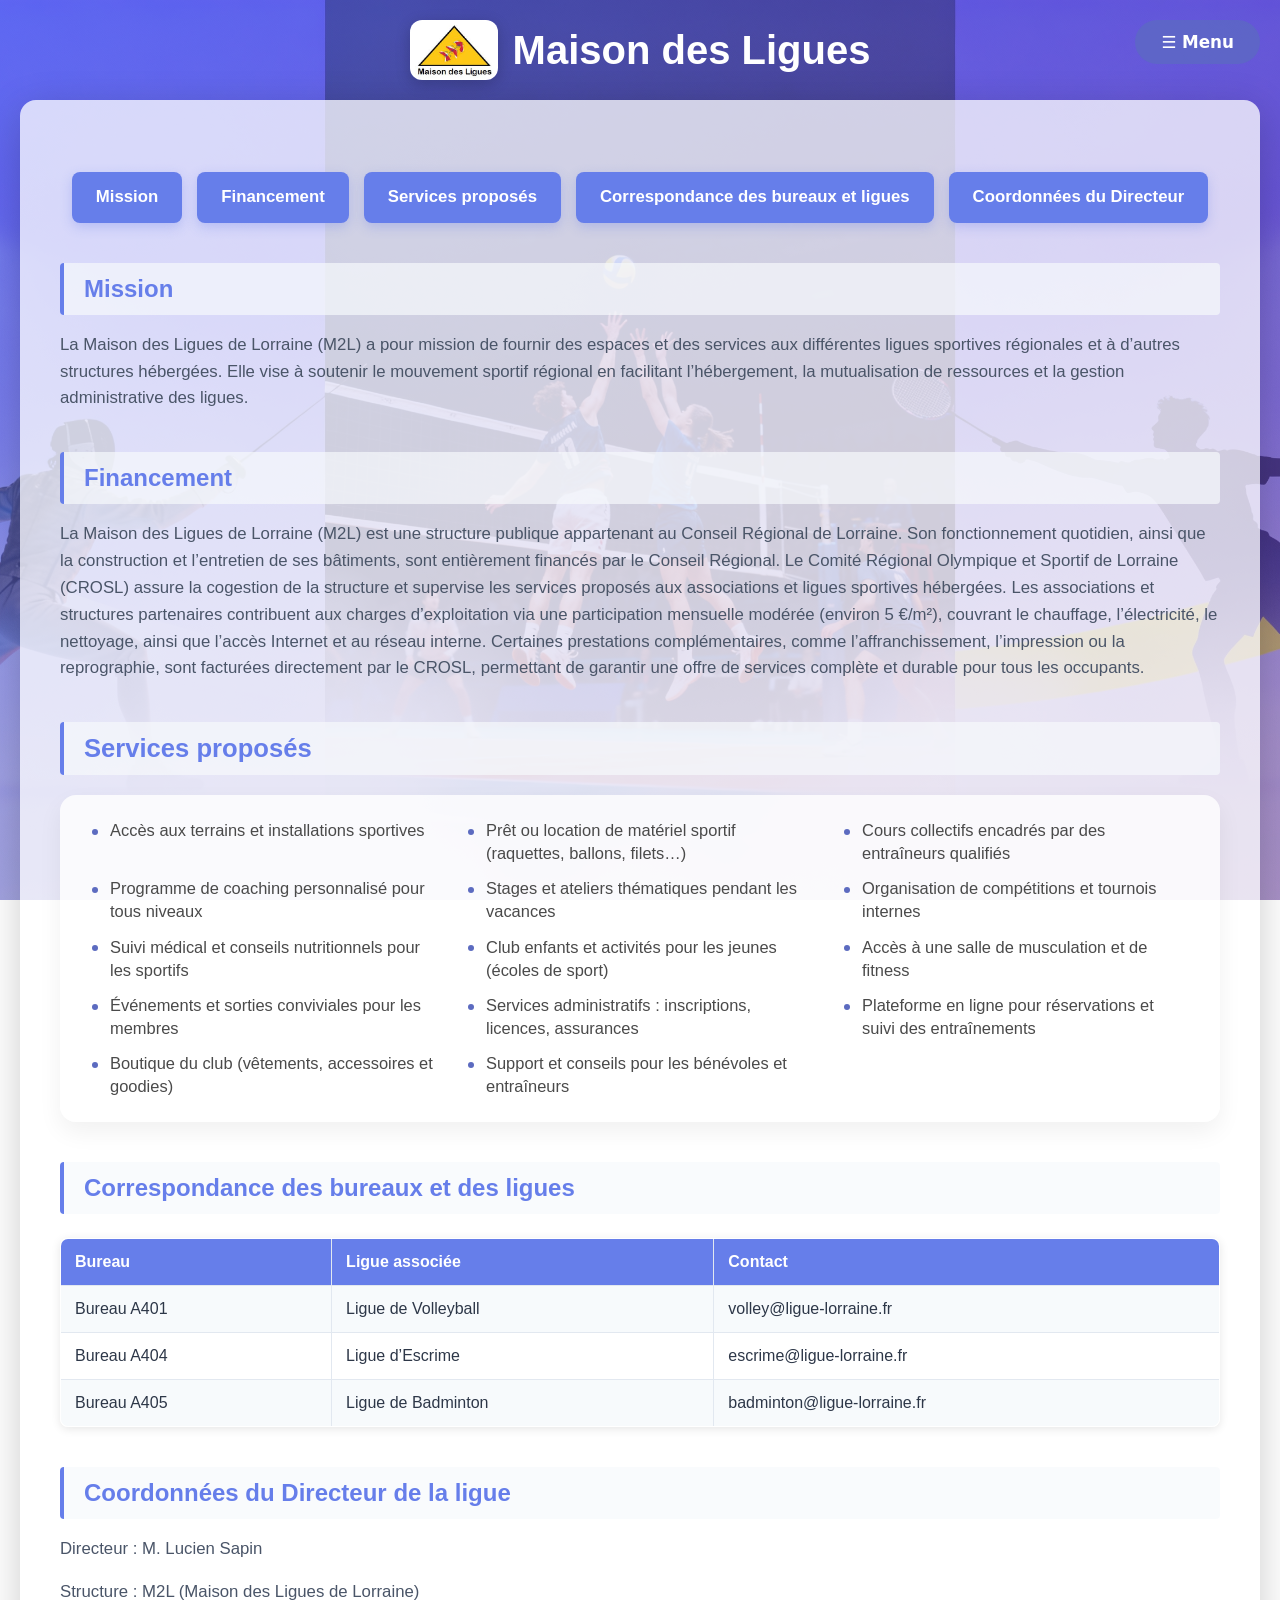
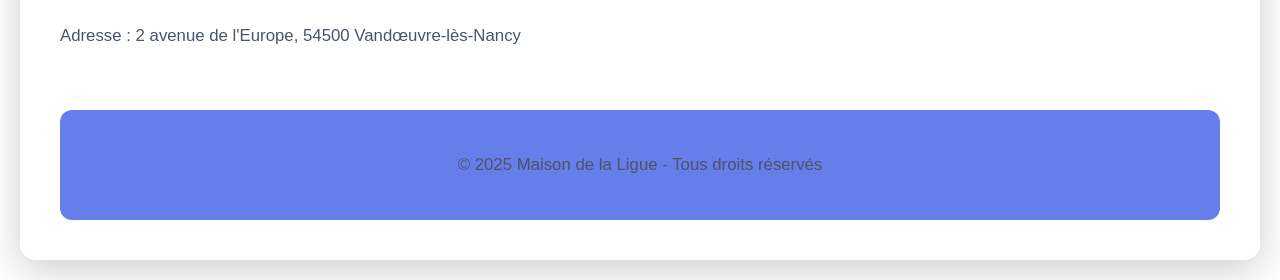
<file: maisondesligues/pagesHtml/mainpage.html>
<!DOCTYPE html>
<html lang="fr">

<head>
  <meta charset="UTF-8">
  <meta name="viewport" content="width=device-width, initial-scale=1.0">
  <title>Main</title>
  <link rel="stylesheet" href="../css/main.css">
</head>

<body>
  <div class="menu-droite">
    <details>
      <summary>☰ Menu</summary>
      <nav>
        <a href="mainpage.html">Accueil</a>
        <a href="escrimePage.html">Escrime</a>
        <a href="volleypage.html">Volley</a>
        <a href="badmintonPage.html">Badminton</a>
      </nav>
    </details>
  </div>

  <title>Maison des Ligues</title>

  <div class="header-title">
    <img src="../img/logo maison de la league.jpg" alt="Logo Maison de la Ligue" class="logo">
    <span>Maison des Ligues</span>
  </div>
  <div class="container">

    <ul>
      <li><a href="#mission">Mission</a></li>
      <li><a href="#financement">Financement</a></li>
      <li><a href="#services">Services proposés</a></li>
      <li><a href="#correspondance">Correspondance des bureaux et ligues</a></li>
      <li><a href="#coordonnees">Coordonnées du Directeur</a></li>
    </ul>

    <h2 id="mission">Mission</h2>
    <p>La Maison des Ligues de Lorraine (M2L) a pour mission de fournir des espaces et des services aux différentes
      ligues sportives régionales et à d’autres structures hébergées. Elle vise à soutenir le mouvement sportif régional
      en facilitant l’hébergement, la mutualisation de ressources et la gestion administrative des ligues.</p>

    <h2 id="financement">Financement</h2>
    <p>
      La Maison des Ligues de Lorraine (M2L) est une structure publique appartenant au Conseil Régional de Lorraine. Son
      fonctionnement quotidien, ainsi que la construction et l’entretien de ses bâtiments, sont entièrement financés par
      le Conseil Régional.
      Le Comité Régional Olympique et Sportif de Lorraine (CROSL) assure la cogestion de la structure et supervise les
      services proposés aux associations et ligues sportives hébergées.

      Les associations et structures partenaires contribuent aux charges d’exploitation via une participation mensuelle
      modérée (environ 5 €/m²), couvrant le chauffage, l’électricité, le nettoyage, ainsi que l’accès Internet et au
      réseau interne.
      Certaines prestations complémentaires, comme l’affranchissement, l’impression ou la reprographie, sont facturées
      directement par le CROSL, permettant de garantir une offre de services complète et durable pour tous les
      occupants.
    </p>

    <h2 id="services">Services proposés</h2>
    <ul class="services-list">
      <li>Accès aux terrains et installations sportives</li>
      <li>Prêt ou location de matériel sportif (raquettes, ballons, filets…)</li>
      <li>Cours collectifs encadrés par des entraîneurs qualifiés</li>
      <li>Programme de coaching personnalisé pour tous niveaux</li>
      <li>Stages et ateliers thématiques pendant les vacances</li>
      <li>Organisation de compétitions et tournois internes</li>
      <li>Suivi médical et conseils nutritionnels pour les sportifs</li>
      <li>Club enfants et activités pour les jeunes (écoles de sport)</li>
      <li>Accès à une salle de musculation et de fitness</li>
      <li>Événements et sorties conviviales pour les membres</li>
      <li>Services administratifs : inscriptions, licences, assurances</li>
      <li>Plateforme en ligne pour réservations et suivi des entraînements</li>
      <li>Boutique du club (vêtements, accessoires et goodies)</li>
      <li>Support et conseils pour les bénévoles et entraîneurs</li>
    </ul>

    <h2 id="correspondance">Correspondance des bureaux et des ligues</h2>
    <table border="1">
      <tr>
        <th>Bureau</th>
        <th>Ligue associée</th>
        <th>Contact</th>
      </tr>
      <tr>
        <td>Bureau A401</td>
        <td>Ligue de Volleyball</td>
        <td>volley@ligue-lorraine.fr</td>
      </tr>
      <tr>
        <td>Bureau A404</td>
        <td>Ligue d’Escrime</td>
        <td>escrime@ligue-lorraine.fr</td>
      </tr>
      <tr>
        <td>Bureau A405</td>
        <td>Ligue de Badminton</td>
        <td>badminton@ligue-lorraine.fr</td>
      </tr>
    </table>

    <h2 id="coordonnees">Coordonnées du Directeur de la ligue</h2>
    <p>Directeur : M. Lucien Sapin</p>
    <p>Structure : M2L (Maison des Ligues de Lorraine)</p>
    <p>Adresse : 2 avenue de l'Europe, 54500 Vandœuvre-lès-Nancy</p>

    <footer>
      <p>© 2025 Maison de la Ligue - Tous droits réservés</p>
    </footer>
  </div>

</body>

</html>
</file>
<file: index.css>
/* ══════════════════════════════════════
   PORTFOLIO — ISSAM FATHI — BTS SIO SISR
   style.css
   ══════════════════════════════════════ */

/* ── VARIABLES ── */
:root {
  --bg:       #06080f;
  --s1:       #0c1018;
  --s2:       #111828;
  --card:     #131b2a;
  --border:   rgba(255,255,255,.07);
  --border2:  rgba(0,200,255,.2);
  --cyan:     #00c8ff;
  --cyan2:    #00eaff;
  --violet:   #8b5cf6;
  --green:    #10f0a0;
  --orange:   #ff7b39;
  --text:     #e2eaf8;
  --muted:    #5a6a8a;
  --muted2:   #8a9ab8;
}

/* ── RESET ── */
*, *::before, *::after { box-sizing: border-box; margin: 0; padding: 0; }
html { scroll-behavior: smooth; font-size: 16px; }

body {
  background: var(--bg);
  color: var(--text);
  font-family: 'DM Sans', sans-serif;
  overflow-x: hidden;
  line-height: 1.65;
}

/* ── GRID BACKGROUND ── */
body::before {
  content: '';
  position: fixed; inset: 0; z-index: 0; pointer-events: none;
  background-image:
    linear-gradient(rgba(0,200,255,.03) 1px, transparent 1px),
    linear-gradient(90deg, rgba(0,200,255,.03) 1px, transparent 1px);
  background-size: 60px 60px;
}

/* ── CURSOR GLOW ── */
.cursor-glow {
  position: fixed; width: 400px; height: 400px;
  border-radius: 50%; pointer-events: none; z-index: 1;
  background: radial-gradient(circle, rgba(0,200,255,.06) 0%, transparent 70%);
  transform: translate(-50%, -50%);
  transition: left .15s ease, top .15s ease;
}

/* ── NAV ── */
nav {
  position: fixed; top: 0; left: 0; right: 0; z-index: 200;
  display: flex; align-items: center; justify-content: space-between;
  padding: 1.2rem 5rem;
  background: rgba(6,8,15,.8);
  backdrop-filter: blur(20px) saturate(180%);
  border-bottom: 1px solid var(--border);
}
.nav-logo {
  font-family: 'Syne', sans-serif;
  font-weight: 900; font-size: 1rem;
  letter-spacing: .08em; text-transform: uppercase;
  color: var(--text);
}
.nav-logo span { color: var(--cyan); }
.nav-links { display: flex; gap: 2.5rem; list-style: none; }
.nav-links a {
  color: var(--muted); text-decoration: none;
  font-size: .8rem; font-weight: 700; letter-spacing: .08em;
  text-transform: uppercase; transition: color .2s; position: relative;
}
.nav-links a::after {
  content: ''; position: absolute; bottom: -4px; left: 0;
  width: 0; height: 1px; background: var(--cyan); transition: width .3s;
}
.nav-links a:hover { color: var(--cyan); }
.nav-links a:hover::after { width: 100%; }

/* ── HERO ── */
#hero {
  min-height: 100vh;
  display: flex; align-items: center;
  padding: 8rem 5rem 5rem;
  position: relative; overflow: hidden;
}
.hero-left { position: relative; z-index: 2; }
.hero-eyebrow {
  display: inline-flex; align-items: center; gap: .6rem;
  font-size: .72rem; font-weight: 700; letter-spacing: .2em;
  text-transform: uppercase; color: var(--cyan); margin-bottom: 1.5rem;
}
.hero-eyebrow::before {
  content: ''; width: 28px; height: 1px; background: var(--cyan);
}
h1 {
  font-family: 'Syne', sans-serif;
  font-weight: 900; font-size: clamp(3.5rem, 6vw, 6rem);
  line-height: .95; letter-spacing: -.03em; margin-bottom: 1.8rem;
}
h1 .name-last {
  display: block;
  background: linear-gradient(135deg, var(--cyan) 0%, var(--violet) 100%);
  -webkit-background-clip: text; -webkit-text-fill-color: transparent;
  background-clip: text;
}
.hero-sub {
  font-size: 1rem; color: var(--muted2); line-height: 1.8;
  max-width: 420px; margin-bottom: 2.5rem; font-weight: 400;
}
.hero-actions { display: flex; gap: 1rem; flex-wrap: wrap; }

/* ── BOUTONS ── */
.btn {
  display: inline-flex; align-items: center; gap: .5rem;
  padding: .8rem 2rem; border-radius: 6px;
  font-size: .82rem; font-weight: 700; letter-spacing: .06em;
  text-transform: uppercase; cursor: pointer;
  text-decoration: none; transition: all .25s; border: none;
  font-family: 'Syne', sans-serif;
}
.btn-primary {
  background: var(--cyan); color: #000;
  box-shadow: 0 0 30px rgba(0,200,255,.25);
}
.btn-primary:hover { background: var(--cyan2); transform: translateY(-2px); box-shadow: 0 0 50px rgba(0,200,255,.4); }
.btn-ghost {
  background: transparent; color: var(--text);
  border: 1px solid var(--border2);
}
.btn-ghost:hover { background: rgba(0,200,255,.05); border-color: var(--cyan); color: var(--cyan); transform: translateY(-2px); }

/* ── SECTIONS ── */
.section-header { display: flex; align-items: flex-end; justify-content: space-between; margin-bottom: 4rem; flex-wrap: wrap; gap: 1rem; }
.section-num {
  font-family: 'JetBrains Mono', monospace;
  font-size: .72rem; color: var(--cyan); letter-spacing: .15em; margin-bottom: .6rem; display: block;
}
h2 {
  font-family: 'Syne', sans-serif;
  font-weight: 900; font-size: clamp(2rem, 4vw, 3.2rem);
  letter-spacing: -.02em; line-height: 1;
}
.section-desc { color: var(--muted2); max-width: 440px; font-size: .95rem; line-height: 1.8; }
section { padding: 7rem 5rem; position: relative; z-index: 2; }

/* ── À PROPOS ── */
.about-layout { display: grid; grid-template-columns: 1.2fr 1fr; gap: 5rem; align-items: start; max-width: 1100px; }
.about-text { color: var(--muted2); line-height: 1.9; font-size: .98rem; }
.about-text strong { color: var(--text); font-weight: 700; }
.about-tags { display: flex; flex-wrap: wrap; gap: .6rem; margin-top: 2rem; }
.tag {
  background: var(--card); border: 1px solid var(--border);
  color: var(--muted2); border-radius: 6px;
  padding: .35rem .85rem; font-size: .78rem; font-weight: 500;
  transition: border-color .2s, color .2s;
}
.tag:hover { border-color: var(--cyan); color: var(--cyan); }
.about-sidebar { display: flex; flex-direction: column; gap: 1.2rem; }
.about-info-item {
  background: var(--card); border: 1px solid var(--border);
  border-radius: 12px; padding: 1.2rem 1.5rem;
  display: flex; align-items: center; gap: 1rem; transition: border-color .2s;
}
.about-info-item:hover { border-color: var(--border2); }
.about-info-icon { font-size: 1.3rem; flex-shrink: 0; }
.about-info-label { font-size: .72rem; color: var(--muted); text-transform: uppercase; letter-spacing: .08em; }
.about-info-val { font-size: .9rem; font-weight: 600; margin-top: .1rem; }

/* ── COMPÉTENCES ── */
.skills-grid {
  display: grid; grid-template-columns: repeat(4, 1fr);
  gap: 1.2rem; max-width: 1100px;
}
.skill-card {
  background: var(--card); border: 1px solid var(--border);
  border-radius: 16px; padding: 1.8rem;
  transition: all .3s; position: relative; overflow: hidden;
}
.skill-card::before {
  content: ''; position: absolute; top: 0; left: 0; right: 0; height: 2px;
  background: linear-gradient(90deg, var(--cyan), var(--violet));
  transform: scaleX(0); transform-origin: left; transition: transform .3s;
}
.skill-card:hover { border-color: var(--border2); transform: translateY(-6px); }
.skill-card:hover::before { transform: scaleX(1); }
.skill-icon { font-size: 2rem; margin-bottom: 1rem; }
.skill-title { font-family: 'Syne', sans-serif; font-weight: 800; font-size: .95rem; margin-bottom: 1rem; }
.skill-items { display: flex; flex-direction: column; gap: .6rem; }
.skill-item { display: flex; align-items: center; gap: .7rem; font-size: .82rem; color: var(--muted2); }
.skill-dot { width: 5px; height: 5px; border-radius: 50%; background: var(--cyan); flex-shrink: 0; }

/* ── TABLEAU COMPÉTENCES ── */
.synth-wrap { overflow-x: auto; max-width: 1100px; border-radius: 14px; border: 1px solid var(--border); }
.synth-table { width: 100%; border-collapse: collapse; }
.synth-table thead { background: var(--s2); }
.synth-table th {
  padding: 1rem 1.3rem; text-align: left;
  font-size: .72rem; font-weight: 700;
  color: var(--cyan); letter-spacing: .12em;
  text-transform: uppercase; border-bottom: 1px solid var(--border);
}
.synth-table td {
  padding: .85rem 1.3rem; font-size: .85rem;
  border-bottom: 1px solid var(--border);
  color: var(--muted2); vertical-align: middle;
}
.synth-table tbody tr:last-child td { border-bottom: none; }
.synth-table tbody tr:hover td { background: var(--s2); }
.synth-table td:first-child { font-weight: 600; color: var(--text); }
.check-cell { text-align: center; }
.check-box {
  width: 20px; height: 20px; border-radius: 4px;
  border: 2px solid rgba(255,255,255,.15); background: transparent;
  cursor: pointer; appearance: none; -webkit-appearance: none;
  position: relative; transition: all .2s; display: inline-block; vertical-align: middle;
}
.check-box:checked { background: var(--cyan); border-color: var(--cyan); }
.check-box:checked::after {
  content: '✓'; position: absolute; top: 50%; left: 50%;
  transform: translate(-50%, -50%);
  color: #000; font-size: .7rem; font-weight: 900;
}
.bloc-badge {
  display: inline-block; padding: .18rem .55rem; border-radius: 4px;
  font-size: .68rem; font-weight: 800;
  font-family: 'JetBrains Mono', monospace;
  background: rgba(139,92,246,.15); color: var(--violet);
  border: 1px solid rgba(139,92,246,.3);
}


/* ── VEILLE ── */
.veille-grid { display: grid; grid-template-columns: 1fr 1fr; gap: 1.5rem; max-width: 900px; }
.veille-card {
  background: var(--card); border: 1px solid var(--border);
  border-radius: 16px; padding: 2rem;
  transition: all .3s; position: relative; overflow: hidden;
}
.veille-card::after {
  content: ''; position: absolute; bottom: 0; left: 0; right: 0; height: 2px;
  background: linear-gradient(90deg, var(--cyan), var(--violet));
  transform: scaleX(0); transform-origin: left; transition: transform .4s;
}
.veille-card:hover { border-color: var(--border2); transform: translateY(-4px); }
.veille-card:hover::after { transform: scaleX(1); }
.veille-icon { font-size: 2rem; margin-bottom: 1rem; }
.veille-date { font-family: 'JetBrains Mono', monospace; font-size: .68rem; color: var(--muted); letter-spacing: .1em; margin-bottom: .6rem; }
.veille-title { font-family: 'Syne', sans-serif; font-weight: 800; font-size: 1rem; margin-bottom: .8rem; }
.veille-desc { font-size: .83rem; color: var(--muted2); line-height: 1.75; }

/* ── CV ── */
.cv-layout { display: flex; flex-direction: column; gap: 1.2rem; max-width: 750px; }
.cv-card {
  background: var(--card); border: 1px solid var(--border);
  border-radius: 16px; padding: 1.8rem 2rem;
  display: flex; align-items: center; gap: 1.5rem;
  position: relative; overflow: hidden; transition: border-color .3s;
}
.cv-card:hover { border-color: var(--border2); }
.cv-card::before {
  content: ''; position: absolute; top: 0; left: 0; right: 0; height: 2px;
  background: linear-gradient(90deg, var(--cyan), var(--violet));
}
.cv-icon-wrap {
  width: 56px; height: 56px; border-radius: 12px;
  background: rgba(0,200,255,.1); border: 1px solid var(--border2);
  display: flex; align-items: center; justify-content: center;
  font-size: 1.6rem; flex-shrink: 0;
}
.cv-info { flex: 1; }
.cv-info strong { font-weight: 800; font-size: 1rem; display: block; margin-bottom: .3rem; }
.cv-info span { font-size: .82rem; color: var(--muted2); }

.contact-grid { display: flex; flex-direction: column; gap: 1rem; max-width: 750px; }
.contact-item {
  background: var(--card); border: 1px solid var(--border);
  border-radius: 12px; padding: 1.2rem 1.5rem;
  display: flex; align-items: center; gap: 1.2rem;
  transition: all .25s; text-decoration: none; color: var(--text);
}
.contact-item:hover { border-color: var(--border2); transform: translateX(6px); }
.contact-icon {
  width: 42px; height: 42px; border-radius: 10px;
  background: rgba(0,200,255,.08); border: 1px solid var(--border2);
  display: flex; align-items: center; justify-content: center;
  font-size: 1.1rem; flex-shrink: 0;
}
.contact-label { font-size: .7rem; color: var(--muted); text-transform: uppercase; letter-spacing: .08em; }
.contact-val { font-size: .9rem; font-weight: 600; margin-top: .15rem; }
.contact-arrow { margin-left: auto; color: var(--muted); font-size: 1rem; transition: color .2s; }
.contact-item:hover .contact-arrow { color: var(--cyan); }

/* ── FOOTER ── */
footer {
  text-align: center; padding: 3rem 5rem;
  border-top: 1px solid var(--border);
  color: var(--muted); font-size: .78rem; letter-spacing: .05em;
}
footer strong { color: var(--cyan); }

/* ── ANIMATIONS ── */
.fade-up { opacity: 0; transform: translateY(32px); transition: opacity .7s ease, transform .7s ease; }
.fade-up.visible { opacity: 1; transform: none; }
.fade-up:nth-child(2) { transition-delay: .1s; }
.fade-up:nth-child(3) { transition-delay: .2s; }
.fade-up:nth-child(4) { transition-delay: .3s; }

/* ── RESPONSIVE ── */
@media (max-width: 900px) {
  nav { padding: 1rem 1.5rem; }
  .nav-links { display: none; }
  section { padding: 5rem 1.5rem; }
  #hero { padding: 7rem 1.5rem 3rem; }
  .about-layout { grid-template-columns: 1fr; gap: 2.5rem; }
  .skills-grid { grid-template-columns: 1fr 1fr; }
  .projects-grid { grid-template-columns: 1fr; }
  .veille-grid { grid-template-columns: 1fr; }
}
/* ── EXPÉRIENCES ── */
.exp-timeline { display: flex; flex-direction: column; max-width: 800px; }
.exp-card { display: flex; gap: 1.5rem; padding-bottom: 2.5rem; }
.exp-left { display: flex; flex-direction: column; align-items: center; }
.exp-dot {
  width: 14px; height: 14px; border-radius: 50%;
  background: var(--cyan); border: 2px solid var(--bg);
  box-shadow: 0 0 10px var(--cyan); flex-shrink: 0; margin-top: .35rem;
}
.exp-line { flex: 1; width: 1px; background: var(--border); margin-top: .4rem; }
.exp-body {
  background: var(--card); border: 1px solid var(--border);
  border-radius: 14px; padding: 1.5rem; flex: 1;
  transition: border-color .25s;
}
.exp-body:hover { border-color: var(--border2); }
.exp-header { display: flex; justify-content: space-between; align-items: flex-start; margin-bottom: .8rem; flex-wrap: wrap; gap: .5rem; }
.exp-title { font-family: 'Syne', sans-serif; font-weight: 700; font-size: .95rem; }
.exp-company { font-size: .82rem; color: var(--cyan); margin-top: .2rem; }
.exp-date { font-family: 'JetBrains Mono', monospace; font-size: .72rem; color: var(--muted); white-space: nowrap; }
.exp-desc { font-size: .83rem; color: var(--muted2); line-height: 1.75; margin-bottom: 1rem; }
.exp-tag {
  display: inline-block; padding: .2rem .65rem; border-radius: 4px;
  font-size: .7rem; font-weight: 600;
  background: rgba(0,200,255,.07); border: 1px solid rgba(0,200,255,.15); color: var(--cyan);
}

/* ── COMPÉTENCES ACCORDION ── */
.accordion { max-width: 1100px; display: flex; flex-direction: column; gap: .8rem; }
.acc-item { background: var(--card); border: 1px solid var(--border); border-radius: 14px; overflow: hidden; transition: border-color .25s; }
.acc-item.open { border-color: var(--border2); }
.acc-trigger {
  width: 100%; display: flex; align-items: center; gap: 1.2rem;
  padding: 1.3rem 1.8rem; cursor: pointer; background: none; border: none;
  color: var(--text); text-align: left;
}
.acc-trigger:hover { background: rgba(0,200,255,.03); }
.acc-bloc {
  font-family: 'JetBrains Mono', monospace; font-size: .7rem; font-weight: 800;
  padding: .2rem .55rem; border-radius: 4px;
  background: rgba(139,92,246,.15); color: var(--violet);
  border: 1px solid rgba(139,92,246,.3); flex-shrink: 0;
}
.acc-title { font-family: 'Syne', sans-serif; font-weight: 700; font-size: .95rem; flex: 1; }
.acc-arrow { color: var(--muted); font-size: .85rem; transition: transform .3s; flex-shrink: 0; }
.acc-item.open .acc-arrow { transform: rotate(180deg); color: var(--cyan); }
.acc-body { display: none; padding: 0 1.8rem 1.8rem; }
.acc-item.open .acc-body { display: block; }
.acc-desc { font-size: .83rem; color: var(--muted2); line-height: 1.75; margin-bottom: 1.2rem; }
.acc-preuves { display: flex; flex-direction: column; gap: .6rem; }
.preuve-item {
  display: flex; align-items: center; gap: .8rem;
  background: var(--s2); border: 1px solid var(--border);
  border-radius: 8px; padding: .7rem 1rem; font-size: .82rem;
}
.preuve-icon { font-size: 1rem; flex-shrink: 0; }
.preuve-label { flex: 1; color: var(--muted2); }
.preuve-link {
  font-size: .75rem; font-weight: 700; color: var(--cyan);
  text-decoration: none; letter-spacing: .04em;
}
.preuve-link:hover { text-decoration: underline; }
.preuve-placeholder { color: var(--muted); font-style: italic; font-size: .78rem; }
</file>
<file: maisondesligues/css/main.css>
body {
  font-family: 'Segoe UI', Tahoma, Geneva, Verdana, sans-serif;
  margin: 0;
  padding: 20px;
  background: linear-gradient(135deg, #667eea 0%, #764ba2 100%);
  min-height: 100vh;
  color: #2d3748;
}

.container {
  max-width: 1200px;
  margin: 0 auto;
  padding: 40px;
  background: rgba(255, 255, 255, 0.75);
  border-radius: 16px;
  box-shadow: 0 10px 40px rgba(0, 0, 0, 0.2);
}

h1 {
  text-align: center;
  margin-top: 20px;
  font-size: 2.5em;
  color:#667eea;
  font-weight: 700;
}

h3 {
  color: #5a67d8;
  font-size: 1.2em;
  margin-top: 25px;
  font-weight: 600;
}

ul {
  list-style: none;
  padding: 0;
  margin: 32px auto 38px auto;
  display: flex;
  justify-content: center;
  flex-wrap: wrap;
  gap: 15px;
}

ul li {
  margin: 0;
}

ul li a {
  display: inline-block;
  background: #667eea;
  color: white;
  text-decoration: none;
  font-weight: 600;
  padding: 12px 24px;
  border-radius: 8px;
  box-shadow: 0 4px 12px rgba(102, 126, 234, 0.3);
  transition: all 0.3s ease;
}

ul li a:hover {
  background: #5a67d8;
  transform: translateY(-2px);
  box-shadow: 0 6px 20px rgba(102, 126, 234, 0.4);
}

h2 {
  background: rgba(247, 250, 252, 0.7);;
  color: #667eea;
  border-left: 4px solid #667eea;
  padding: 12px 0 12px 20px;
  margin-top: 40px;
  margin-bottom: 15px;
  font-size: 1.5em;
  font-weight: 600;
  border-radius: 4px;
}

p, li {
  font-size: 1.05em;
  line-height: 1.6;
  color: #4a5568;
}

table {
  width: 100%;
  margin: 24px auto 40px auto;
  border-collapse: collapse;
  background: rgba(255, 255, 255, 0.7);
  box-shadow: 0 2px 10px rgba(0, 0, 0, 0.1);
  border-radius: 8px;
  overflow: hidden;
}

th, td {
  padding: 14px;
  border: 1px solid #e2e8f0;
  text-align: left;
}

th {
  background: #667eea;
  color: white;
  font-weight: 600;
  font-size: 1em;
}

tr:nth-child(even) td {
  background: #f7fafc;
}

tr:hover td {
  background: #edf2f7;
}

footer {
  margin-top: 60px;
  padding: 25px;
  background: #667eea;
  color: white;
  text-align: center;
  border-radius: 12px;
  font-size: 1em;
}

button {
  display: inline-block;
  background: #667eea;
  color: white;
  font-weight: 600;
  padding: 12px 24px;
  border: none;
  border-radius: 8px;
  box-shadow: 0 4px 12px rgba(102, 126, 234, 0.3);
  font-size: 1em;
  cursor: pointer;
  transition: all 0.3s ease;
  margin-right: 30px;
  margin-top: 25px;
}

button:hover {
  background: #5a67d8;
  transform: translateY(-2px);
  box-shadow: 0 6px 20px rgba(102, 126, 234, 0.4);
}

hr {
  border: none;
  border-top: 2px solid #e2e8f0;
  margin: 40px 0;
}

a {
  color: #667eea;
  text-decoration: none;
  font-weight: 500;
}

a:hover {
  text-decoration: underline;
}

strong {
  color: #2d3748;
  font-weight: 600;
}

.header-title {
  display: flex;
  align-items: center;
  justify-content: center;
  gap: 15px;
  margin-top: 0;
  margin-bottom: 20px;
}

.logo {
  height: 60px;
  width: auto;
  border-radius: 12px;
  box-shadow: 0 4px 15px rgba(0, 0, 0, 0.2);
}

.header-title span {
  font-size: 2.5em;
  color: white;
  font-weight: 700;
}

.menu-droite {
  position: fixed;
  top: 20px;
  right: 20px;
  z-index: 1000;
  font-family: system-ui, sans-serif;
}

.menu-droite summary {
  list-style: none;
  cursor: pointer;
  padding: 12px 26px;
  background: rgba(92, 107, 192, 0.7);
  color: #fff;
  border-radius: 24px;
  font-weight: 600;
  font-size: 1.05rem;
  border: none;
}


.menu-droite summary::-webkit-details-marker {
  display: none;
}

.menu-droite nav {
  margin-top: 10px;
  background: rgba(255, 255, 255, 0.7);
  border-radius: 14px;
  box-shadow: 0 6px 18px rgba(0,0,0,0.22);
  padding: 14px 0;
  display: flex;
  flex-direction: column;
  min-width: 190px;
}


.menu-droite nav a {
  padding: 10px 22px;       
  text-decoration: none;
  color: #333;
  font-size: 1rem;
}

.menu-droite nav a:hover {
  background: #eef1ff;
}


#services {
  margin-top: 40px;
  margin-bottom: 20px;
  font-size: 1.6rem;
  color: #667eea;
}

.services-list {
  list-style: none;
  margin: 0;
  padding: 24px 32px;
  background: rgba(255, 255, 255, 0.8);
  border-radius: 16px;
  box-shadow: 0 10px 25px rgba(0, 0, 0, 0.06);
  display: grid;
  grid-template-columns: repeat(auto-fit, minmax(260px, 1fr));
  gap: 12px 32px;
  font-size: 0.98rem;
}

.services-list li {
  position: relative;
  padding-left: 18px;
  color: #4a4a4a;
  line-height: 1.4;
}

.services-list li::before {
  content: "";
  position: absolute;
  left: 0;
  top: 0.6em;
  width: 6px;
  height: 6px;
  border-radius: 50%;
  background: #5c6bc0;
}

body {
  font-family: 'Segoe UI', Tahoma, Geneva, Verdana, sans-serif;
  margin: 0;
  padding: 20px;
  background-image:
    linear-gradient(
      135deg,
      rgba(102, 126, 234, 0.6),
      rgba(118, 75, 162, 0.6)
    ),
    url("../img/fond de site page d'accueil.png");
  background-size: cover;
  background-position: center;
  background-repeat: no-repeat;
  background-attachment: fixed;
  min-height: 100vh;
  color: #2d3748;
}
.map-wrapper {
  max-width: 600px;   
  border-radius: 16px;     
  overflow: hidden;        
  margin: 20px auto;       
  box-shadow: 0 8px 25px rgba(0,0,0,0.25);
}

.map-wrapper iframe {
  width: 100%;
  height: 350px;       
  border: 0;
}
</file>
